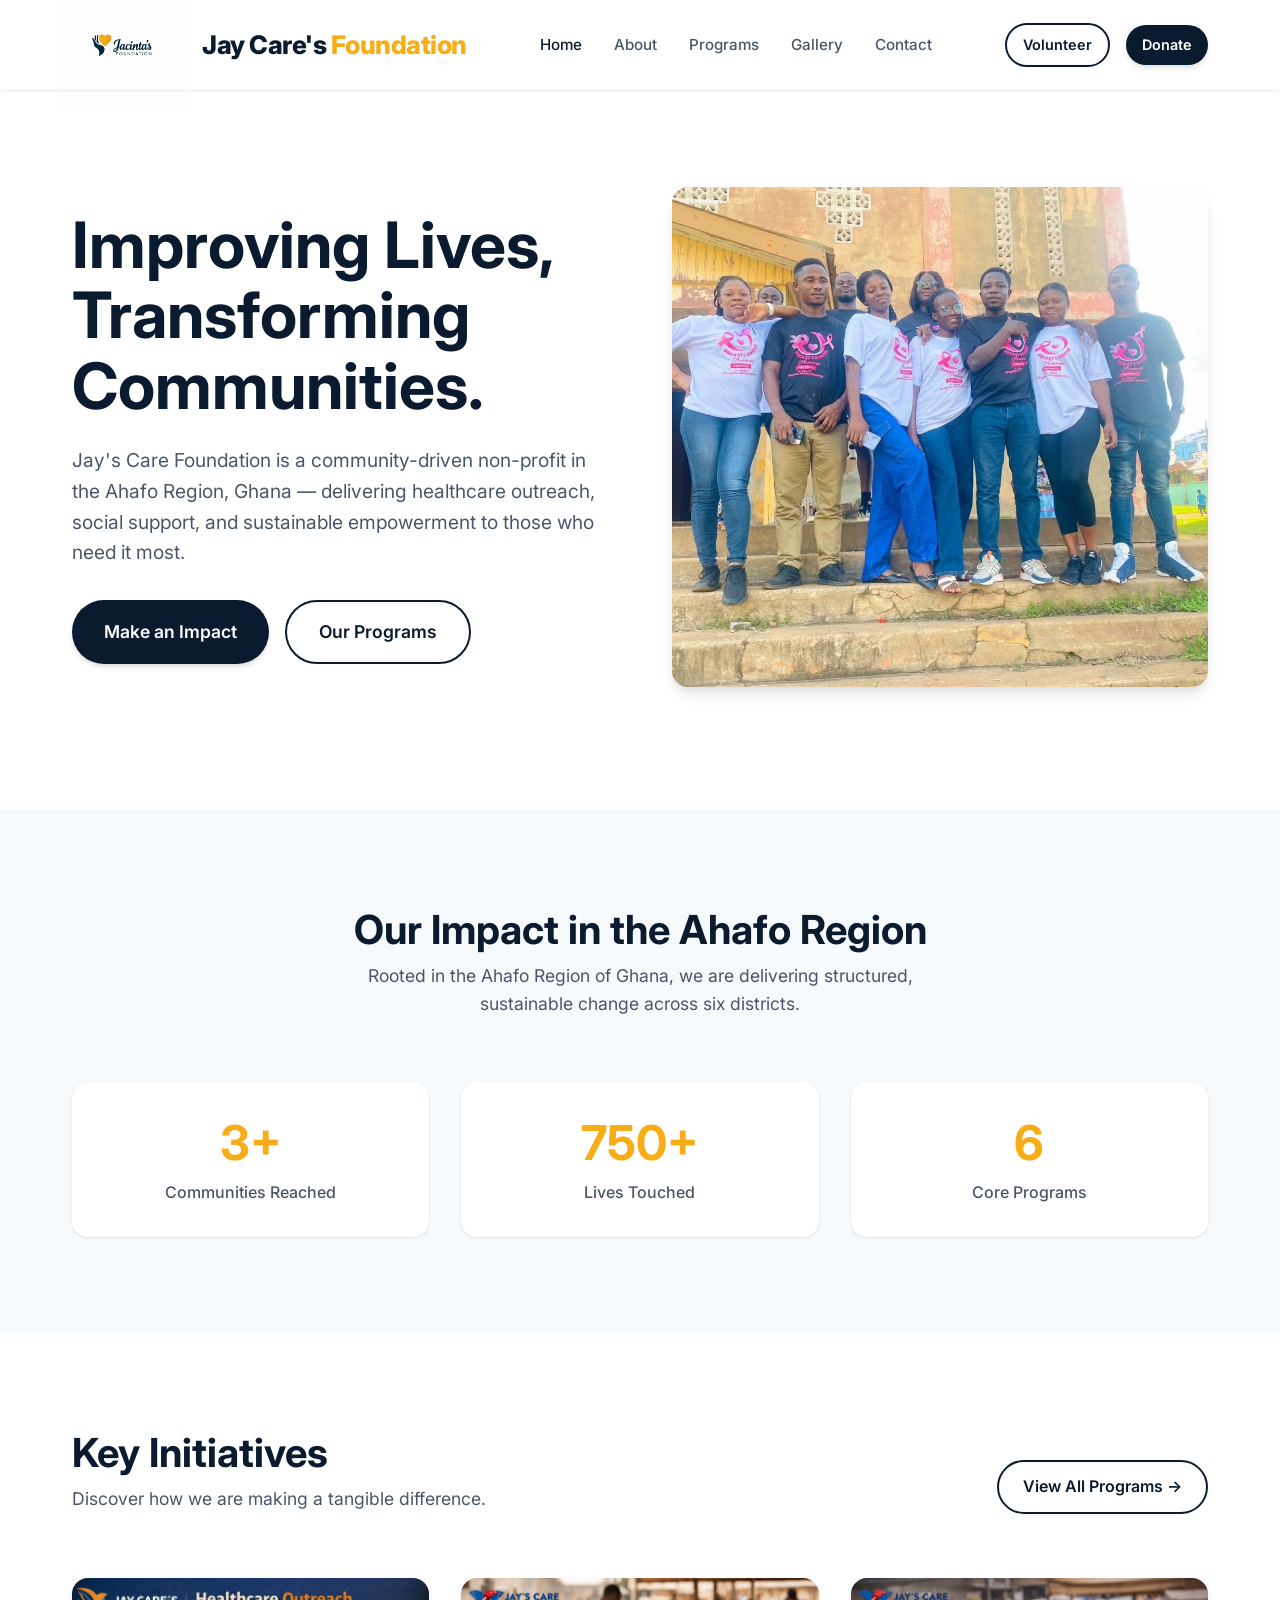
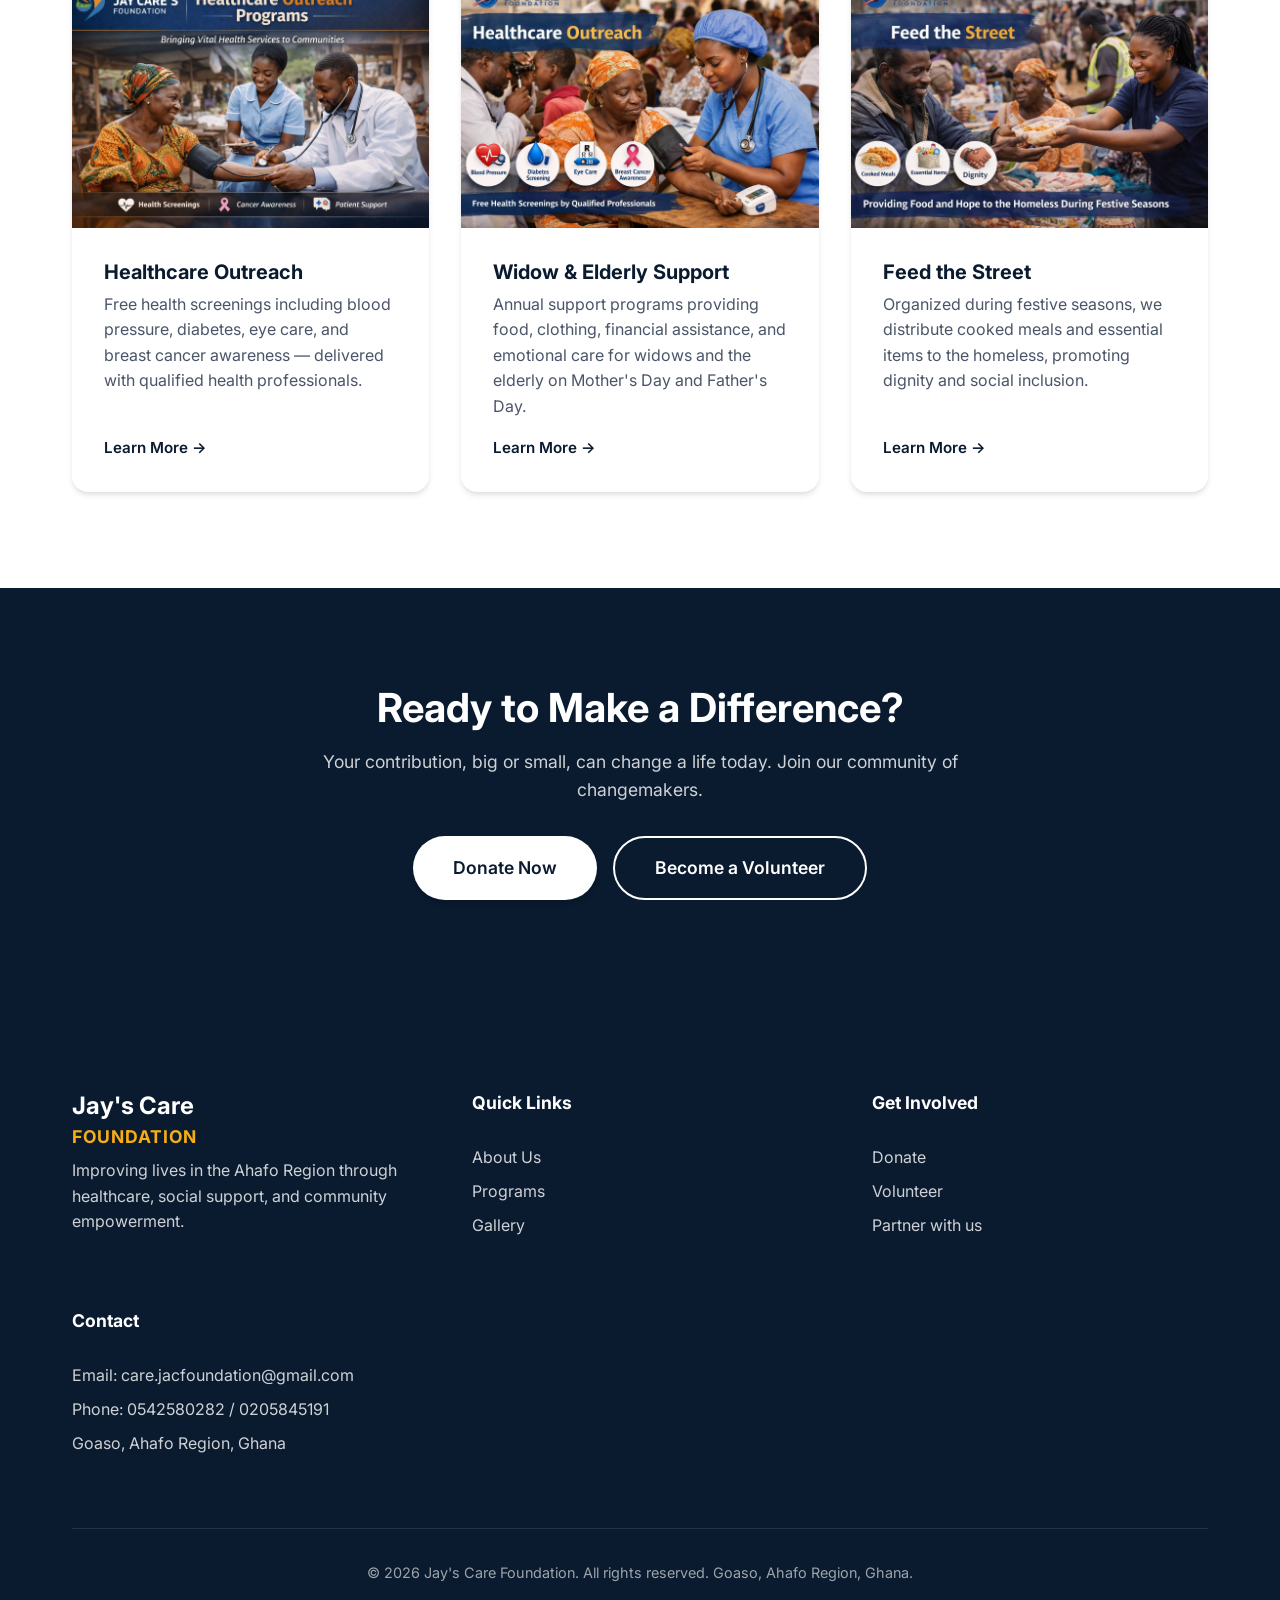
<file: index.html>
<!DOCTYPE html>
<html lang="en">

<head>
  <meta charset="UTF-8">
  <meta name="viewport" content="width=device-width, initial-scale=1.0">
  <title>Jay's Care Foundation | Making a Difference in the Ahafo Region</title>
  <meta name="description"
    content="Jay's Care Foundation is a community-driven non-profit in the Ahafo Region, Ghana, dedicated to healthcare outreach, widow support, feeding the homeless, and youth empowerment.">
  <link rel="stylesheet" href="css/styles.css">
  <link rel="stylesheet" href="https://cdnjs.cloudflare.com/ajax/libs/font-awesome/6.5.0/css/all.min.css">
</head>

<body>
  <!-- Navbar -->
  <nav class="navbar">
    <div class="container">
      <a href="index.html" class="nav-brand" style="display:flex; align-items:center;"><img src="./images/logo.jpeg"
          alt="Jay's Care Foundation Logo"
          style="height: 130px; margin: -30px 0 -30px -15px; mix-blend-mode: multiply; border-radius: 4px; object-fit: contain;"><span
          style="margin-left: 15px; font-size: 1.6rem; font-weight: 800; color: var(--primary); letter-spacing: -0.5px;">Jay
          Care's
          <span style="color:var(--secondary)">Foundation</span></span></a>
      <ul class="nav-links">
        <li><a href="index.html" class="active">Home</a></li>
        <li><a href="about.html">About</a></li>
        <li><a href="programs.html">Programs</a></li>
        <li><a href="gallery.html">Gallery</a></li>
        <li><a href="contact.html">Contact</a></li>
      </ul>
      <div class="nav-actions" style="display:flex; gap:1rem; align-items:center;">
        <a href="volunteer.html" class="btn btn-outline nav-btn-hide"
          style="padding: 0.5rem 1rem; font-size: 0.9rem;">Volunteer</a>
        <a href="donation.html" class="btn btn-primary nav-btn-hide"
          style="padding: 0.5rem 1rem; font-size: 0.9rem;">Donate</a>
        <button class="hamburger" aria-label="Toggle navigation menu">
          <span></span>
          <span></span>
          <span></span>
        </button>
      </div>
    </div>
  </nav>

  <!-- Hero Section -->
  <header class="hero section section-light"
    style="padding-top: 160px; min-height: 90vh; display: flex; align-items: center;">
    <div class="container"
      style="display: grid; grid-template-columns: repeat(auto-fit, minmax(300px, 1fr)); gap: var(--spacing-xl); align-items: center;">
      <div class="hero-content fade-in">
        <h1 style="font-size: 4rem; margin-bottom: 1.5rem; line-height: 1.1;">Improving Lives,<br>Transforming
          Communities.</h1>
        <p style="font-size: 1.2rem; color: var(--text-secondary); margin-bottom: 2rem;">Jay's Care Foundation is a
          community-driven non-profit in the Ahafo Region, Ghana — delivering healthcare outreach, social support, and
          sustainable empowerment to those who need it most.</p>
        <div style="display: flex; gap: 1rem; flex-wrap: wrap;">
          <a href="donation.html" class="btn btn-primary" style="padding: 1rem 2rem; font-size: 1.1rem;">Make an
            Impact</a>
          <a href="programs.html" class="btn btn-outline" style="padding: 1rem 2rem; font-size: 1.1rem;">Our
            Programs</a>
        </div>
      </div>
      <div class="hero-image fade-in"
        style="border-radius: var(--radius-lg); overflow: hidden; box-shadow: var(--shadow-lg); height: 500px; background-color: var(--accent);">
        <img src="./images/WhatsApp Image 2026-04-01 at 22.01.24.jpeg" alt="Hero Image"
          style="width: 100%; height: 100%; object-fit: cover; object-position: center; display: block;">
      </div>
    </div>
  </header>

  <!-- Stats / About Preview -->
  <section class="section section-dark fade-in">
    <div class="container text-center">
      <h2 style="margin-bottom: var(--spacing-sm); font-size: 2.5rem;">Our Impact in the Ahafo Region</h2>
      <p style="max-width: 600px; margin: 0 auto var(--spacing-xl); color: var(--text-secondary); font-size: 1.1rem;">
        Rooted in the Ahafo Region of Ghana, we are delivering structured, sustainable change across six districts.</p>

      <div style="display: grid; grid-template-columns: repeat(auto-fit, minmax(200px, 1fr)); gap: var(--spacing-lg);">
        <div class="stat-card"
          style="padding: var(--spacing-lg); background: var(--white); border-radius: var(--radius-lg); box-shadow: var(--shadow-sm);">
          <h3 style="font-size: 3rem; color: var(--secondary); margin-bottom: 0.5rem;">3+</h3>
          <p style="color: var(--text-secondary); font-weight: 500;">Communities Reached</p>
        </div>
        <div class="stat-card"
          style="padding: var(--spacing-lg); background: var(--white); border-radius: var(--radius-lg); box-shadow: var(--shadow-sm);">
          <h3 style="font-size: 3rem; color: var(--secondary); margin-bottom: 0.5rem;">750+</h3>
          <p style="color: var(--text-secondary); font-weight: 500;">Lives Touched</p>
        </div>
        <div class="stat-card"
          style="padding: var(--spacing-lg); background: var(--white); border-radius: var(--radius-lg); box-shadow: var(--shadow-sm);">
          <h3 style="font-size: 3rem; color: var(--secondary); margin-bottom: 0.5rem;">6</h3>
          <p style="color: var(--text-secondary); font-weight: 500;">Core Programs</p>
        </div>
      </div>
    </div>
  </section>

  <!-- Programs Preview -->
  <section class="section section-light fade-in">
    <div class="container">
      <div
        style="display: flex; justify-content: space-between; align-items: flex-end; margin-bottom: var(--spacing-xl); flex-wrap: wrap; gap: 1rem;">
        <div>
          <h2 style="margin-bottom: var(--spacing-sm); font-size: 2.5rem;">Key Initiatives</h2>
          <p style="color: var(--text-secondary); font-size: 1.1rem;">Discover how we are making a tangible difference.
          </p>
        </div>
        <a href="programs.html" class="btn btn-outline" style="white-space: nowrap;">View All Programs &rarr;</a>
      </div>

      <div style="display: grid; grid-template-columns: repeat(auto-fit, minmax(300px, 1fr)); gap: var(--spacing-lg);">
        <!-- Card 1 -->
        <div class="card">
          <div class="card-img" style="background-color: var(--accent); height: 250px; overflow: hidden;">
            <img src="./images/healthcare_support.jpeg" alt="Healthcare Outreach"
              style="width: 100%; height: 100%; object-fit: cover; display: block;">
          </div>
          <div class="card-content">
            <h3 class="card-title">Healthcare Outreach</h3>
            <p class="card-text">Free health screenings including blood pressure, diabetes, eye care, and breast cancer
              awareness — delivered with qualified health professionals.</p>
            <a href="programs.html" style="font-weight: 600; font-size: 0.95rem;">Learn More &rarr;</a>
          </div>
        </div>
        <!-- Card 2 -->
        <div class="card">
          <div class="card-img" style="background-color: var(--accent); height: 250px; overflow: hidden;">
            <img src="./images/widow.jpeg" alt="Widow & Elderly Support"
              style="width: 100%; height: 100%; object-fit: cover; display: block;">
          </div>
          <div class="card-content">
            <h3 class="card-title">Widow &amp; Elderly Support</h3>
            <p class="card-text">Annual support programs providing food, clothing, financial assistance, and emotional
              care for widows and the elderly on Mother's Day and Father's Day.</p>
            <a href="programs.html" style="font-weight: 600; font-size: 0.95rem;">Learn More &rarr;</a>
          </div>
        </div>
        <!-- Card 3 -->
        <div class="card">
          <div class="card-img" style="background-color: var(--accent); height: 250px; overflow: hidden;">
            <img src="./images/feed_the_street.jpeg" alt="Feed the Street"
              style="width: 100%; height: 100%; object-fit: cover; display: block;">
          </div>
          <div class="card-content">
            <h3 class="card-title">Feed the Street</h3>
            <p class="card-text">Organized during festive seasons, we distribute cooked meals and essential items to the
              homeless, promoting dignity and social inclusion.</p>
            <a href="programs.html" style="font-weight: 600; font-size: 0.95rem;">Learn More &rarr;</a>
          </div>
        </div>
      </div>
    </div>
  </section>

  <!-- Highlight CTA -->
  <section class="section fade-in" style="background-color: var(--primary); color: var(--white); text-align: center;">
    <div class="container" style="max-width: 800px;">
      <h2 style="color: var(--white); font-size: 2.5rem; margin-bottom: var(--spacing-md);">Ready to Make a Difference?
      </h2>
      <p style="font-size: 1.1rem; color: rgba(255,255,255,0.8); margin-bottom: var(--spacing-lg);">Your contribution,
        big or small, can change a life today. Join our community of changemakers.</p>
      <div style="display: flex; gap: 1rem; justify-content: center; flex-wrap: wrap;">
        <a href="donation.html" class="btn btn-secondary" style="padding: 1rem 2.5rem; font-size: 1.1rem;">Donate
          Now</a>
        <a href="volunteer.html" class="btn btn-outline"
          style="color: var(--white); border-color: var(--white); padding: 1rem 2.5rem; font-size: 1.1rem;">Become a
          Volunteer</a>
      </div>
    </div>
  </section>

  <!-- Footer -->
  <footer class="footer">
    <div class="container">
      <div class="footer-grid">
        <div class="footer-col">
          <h4 style="font-size: 1.5rem; margin-bottom: var(--spacing-sm); line-height: 1.2;">Jay's Care<br><span
              style="color:var(--secondary); font-size: 1.1rem; letter-spacing: 1px;">FOUNDATION</span></h4>
          <p>Improving lives in the Ahafo Region through healthcare, social support, and community empowerment.</p>
        </div>
        <div class="footer-col">
          <h4 style="font-size: 1.1rem;">Quick Links</h4>
          <a href="about.html">About Us</a>
          <a href="programs.html">Programs</a>
          <a href="gallery.html">Gallery</a>
        </div>
        <div class="footer-col">
          <h4 style="font-size: 1.1rem;">Get Involved</h4>
          <a href="donation.html">Donate</a>
          <a href="volunteer.html">Volunteer</a>
          <a href="contact.html">Partner with us</a>
        </div>
        <div class="footer-col">
          <h4 style="font-size: 1.1rem;">Contact</h4>
          <p>Email: care.jacfoundation@gmail.com</p>
          <p>Phone: 0542580282 / 0205845191</p>
          <p>Goaso, Ahafo Region, Ghana</p>
        </div>
      </div>
      <div class="footer-bottom">
        &copy; 2026 Jay's Care Foundation. All rights reserved. Goaso, Ahafo Region, Ghana.
      </div>
    </div>
  </footer>

  <script src="js/script.js"></script>
</body>

</html>
</file>
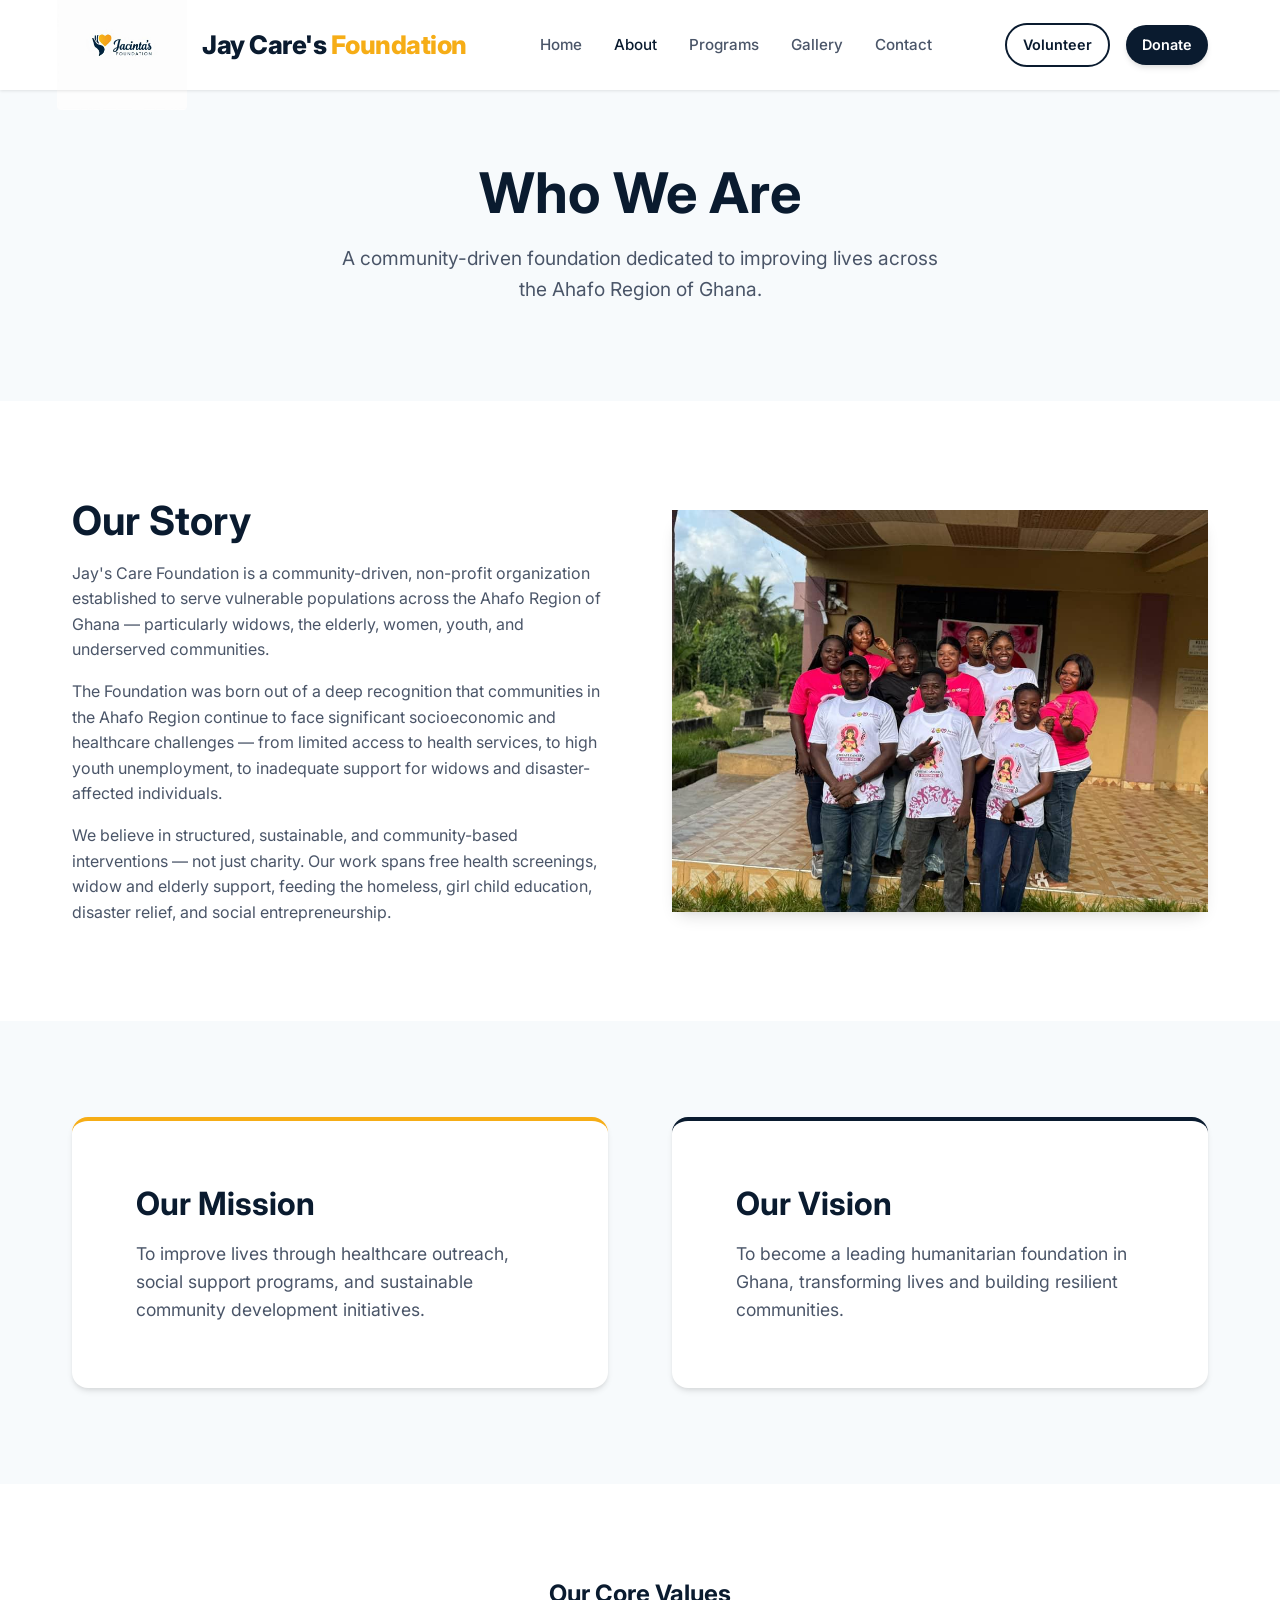
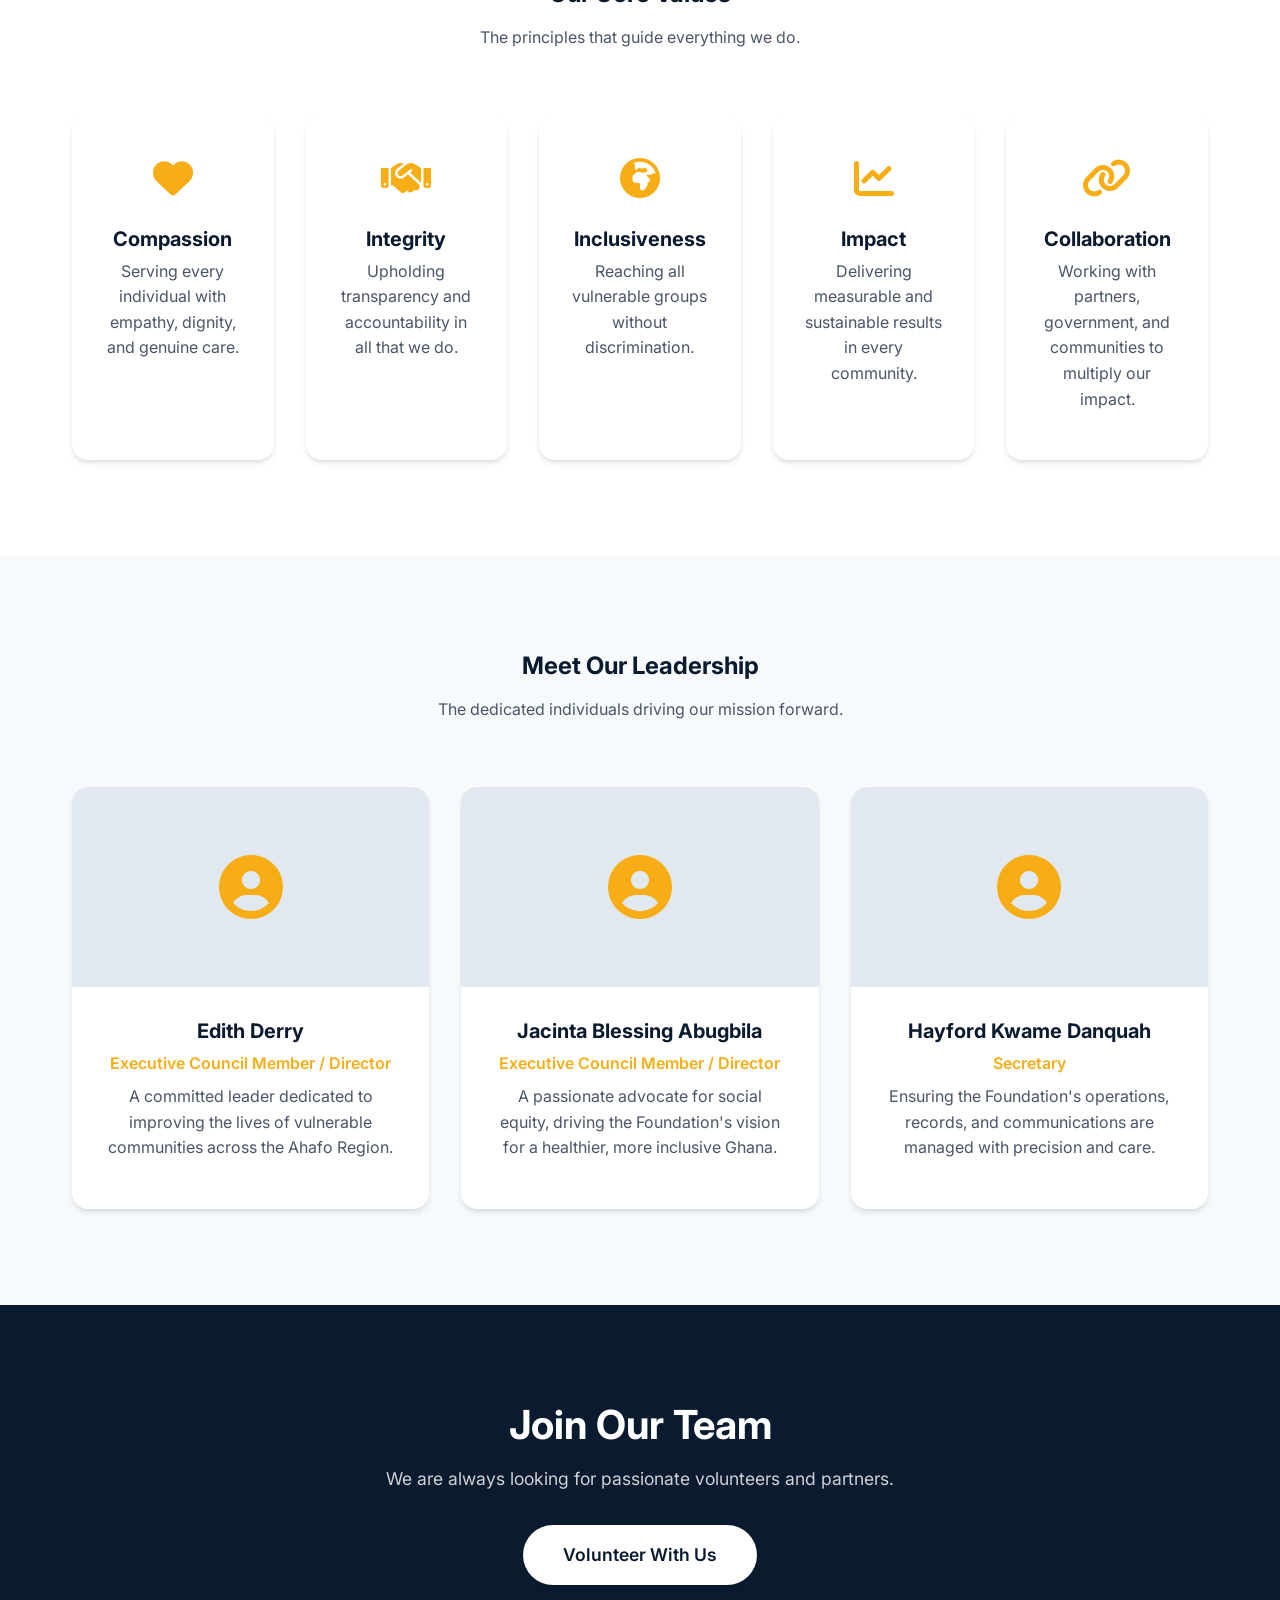
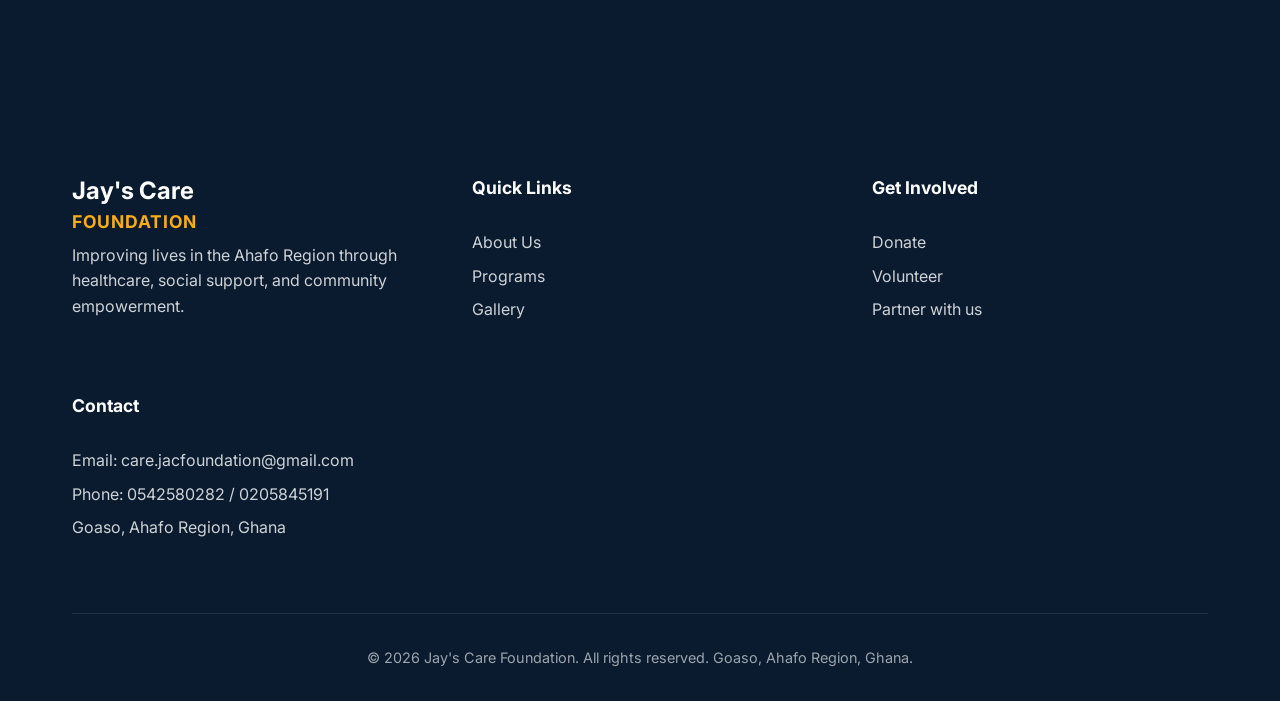
<file: about.html>
<!DOCTYPE html>
<html lang="en">

<head>
  <meta charset="UTF-8">
  <meta name="viewport" content="width=device-width, initial-scale=1.0">
  <title>About Us | Jay's Care Foundation</title>
  <meta name="description"
    content="Learn about Jay's Care Foundation — a community-driven NGO in the Ahafo Region, Ghana, dedicated to healthcare outreach, widow support, and youth empowerment.">
  <link rel="stylesheet" href="css/styles.css">
  <link rel="stylesheet" href="https://cdnjs.cloudflare.com/ajax/libs/font-awesome/6.5.0/css/all.min.css">
</head>

<body>
  <nav class="navbar">
    <div class="container">
      <a href="index.html" class="nav-brand" style="display:flex; align-items:center;"><img src="images/logo.jpeg"
          alt="Jay's Care Foundation Logo"
          style="height: 130px; margin: -30px 0 -30px -15px; mix-blend-mode: multiply; border-radius: 4px; object-fit: contain;"><span
          style="margin-left: 15px; font-size: 1.6rem; font-weight: 800; color: var(--primary); letter-spacing: -0.5px;">Jay
          Care's <span style="color:var(--secondary)">Foundation</span></span></a>
      <ul class="nav-links">
        <li><a href="index.html">Home</a></li>
        <li><a href="about.html" class="active">About</a></li>
        <li><a href="programs.html">Programs</a></li>
        <li><a href="gallery.html">Gallery</a></li>
        <li><a href="contact.html">Contact</a></li>
      </ul>
      <div class="nav-actions" style="display:flex; gap:1rem; align-items:center;">
        <a href="volunteer.html" class="btn btn-outline nav-btn-hide"
          style="padding: 0.5rem 1rem; font-size: 0.9rem;">Volunteer</a>
        <a href="donation.html" class="btn btn-primary nav-btn-hide"
          style="padding: 0.5rem 1rem; font-size: 0.9rem;">Donate</a>
        <button class="hamburger" aria-label="Toggle navigation menu">
          <span></span><span></span><span></span>
        </button>
      </div>
    </div>
  </nav>

  <header class="section section-light"
    style="padding-top: 160px; text-align: center; background-color: var(--bg-secondary);">
    <div class="container fade-in">
      <h1 style="font-size: 3.5rem;">Who We Are</h1>
      <p style="font-size: 1.2rem; color: var(--text-secondary); max-width: 600px; margin: 0 auto;">A community-driven
        foundation dedicated to improving lives across the Ahafo Region of Ghana.</p>
    </div>
  </header>

  <section class="section">
    <div class="container"
      style="display: grid; grid-template-columns: repeat(auto-fit, minmax(300px, 1fr)); gap: var(--spacing-xl); align-items: center;">
      <div class="fade-in">
        <h2 style="font-size: 2.5rem; margin-bottom: var(--spacing-md);">Our Story</h2>
        <p style="color: var(--text-secondary); margin-bottom: 1rem;">Jay's Care Foundation is a community-driven,
          non-profit organization established to serve vulnerable populations across the Ahafo Region of Ghana —
          particularly widows, the elderly, women, youth, and underserved communities.</p>
        <p style="color: var(--text-secondary); margin-bottom: 1rem;">The Foundation was born out of a deep recognition
          that communities in the Ahafo Region continue to face significant socioeconomic and healthcare challenges —
          from limited access to health services, to high youth unemployment, to inadequate support for widows and
          disaster-affected individuals.</p>
        <p style="color: var(--text-secondary);">We believe in structured, sustainable, and community-based
          interventions — not just charity. Our work spans free health screenings, widow and elderly support, feeding
          the homeless, girl child education, disaster relief, and social entrepreneurship.</p>
      </div>
      <div class="fade-in"
        style="background-color: var(--accent); border-radius: var(--radius-lg); height: 400px; display: flex; align-items: center; justify-content: center; color: var(--text-secondary); box-shadow: var(--shadow-lg);">
        <img src="./images/WhatsApp Image 2026-04-01 at 22.01.28.jpeg">
      </div>
    </div>
  </section>

  <section class="section section-dark">
    <div class="container">
      <div style="display: grid; grid-template-columns: repeat(auto-fit, minmax(300px, 1fr)); gap: var(--spacing-xl);">
        <div class="card fade-in" style="padding: var(--spacing-xl); border-top: 4px solid var(--secondary);">
          <h3 style="font-size: 2rem; color: var(--primary); margin-bottom: var(--spacing-md);">Our Mission</h3>
          <p style="color: var(--text-secondary); font-size: 1.1rem;">To improve lives through healthcare outreach,
            social support programs, and sustainable community development initiatives.</p>
        </div>
        <div class="card fade-in" style="padding: var(--spacing-xl); border-top: 4px solid var(--primary);">
          <h3 style="font-size: 2rem; color: var(--primary); margin-bottom: var(--spacing-md);">Our Vision</h3>
          <p style="color: var(--text-secondary); font-size: 1.1rem;">To become a leading humanitarian foundation in
            Ghana, transforming lives and building resilient communities.</p>
        </div>
      </div>
    </div>
  </section>

  <section class="section">
    <div class="container">
      <div class="text-center fade-in" style="margin-bottom: var(--spacing-xl);">
        <h2>Our Core Values</h2>
        <p style="color: var(--text-secondary);">The principles that guide everything we do.</p>
      </div>
      <div style="display: grid; grid-template-columns: repeat(auto-fit, minmax(200px, 1fr)); gap: var(--spacing-lg);">
        <div class="card text-center fade-in" style="padding: var(--spacing-lg);">
          <div style="font-size: 2.5rem; margin-bottom: 1rem;"><i class="fas fa-heart"
              style="color:var(--secondary);"></i></div>
          <h3 class="card-title">Compassion</h3>
          <p class="card-text">Serving every individual with empathy, dignity, and genuine care.</p>
        </div>
        <div class="card text-center fade-in" style="padding: var(--spacing-lg);">
          <div style="font-size: 2.5rem; margin-bottom: 1rem;"><i class="fas fa-handshake"
              style="color:var(--secondary);"></i></div>
          <h3 class="card-title">Integrity</h3>
          <p class="card-text">Upholding transparency and accountability in all that we do.</p>
        </div>
        <div class="card text-center fade-in" style="padding: var(--spacing-lg);">
          <div style="font-size: 2.5rem; margin-bottom: 1rem;"><i class="fas fa-globe-africa"
              style="color:var(--secondary);"></i></div>
          <h3 class="card-title">Inclusiveness</h3>
          <p class="card-text">Reaching all vulnerable groups without discrimination.</p>
        </div>
        <div class="card text-center fade-in" style="padding: var(--spacing-lg);">
          <div style="font-size: 2.5rem; margin-bottom: 1rem;"><i class="fas fa-chart-line"
              style="color:var(--secondary);"></i></div>
          <h3 class="card-title">Impact</h3>
          <p class="card-text">Delivering measurable and sustainable results in every community.</p>
        </div>
        <div class="card text-center fade-in" style="padding: var(--spacing-lg);">
          <div style="font-size: 2.5rem; margin-bottom: 1rem;"><i class="fas fa-link"
              style="color:var(--secondary);"></i></div>
          <h3 class="card-title">Collaboration</h3>
          <p class="card-text">Working with partners, government, and communities to multiply our impact.</p>
        </div>
      </div>
    </div>
  </section>

  <!-- Leadership Section -->
  <section class="section section-dark">
    <div class="container">
      <div class="text-center fade-in" style="margin-bottom: var(--spacing-xl);">
        <h2>Meet Our Leadership</h2>
        <p style="color: var(--text-secondary);">The dedicated individuals driving our mission forward.</p>
      </div>
      <div style="display: grid; grid-template-columns: repeat(auto-fit, minmax(250px, 1fr)); gap: var(--spacing-lg);">
        <div class="card text-center fade-in">
          <div
            style="background-color: var(--accent); height: 200px; display: flex; align-items: center; justify-content: center; color: var(--text-secondary); font-size: 4rem;">
            <i class="fas fa-user-circle" style="color:var(--secondary); font-size:4rem;"></i>
          </div>
          <div class="card-content">
            <h3 class="card-title">Edith Derry</h3>
            <p style="color: var(--secondary); font-weight: 600; margin-bottom: 0.5rem;">Executive Council Member /
              Director</p>
            <p class="card-text">A committed leader dedicated to improving the lives of vulnerable communities across
              the Ahafo Region.</p>
          </div>
        </div>
        <div class="card text-center fade-in">
          <div
            style="background-color: var(--accent); height: 200px; display: flex; align-items: center; justify-content: center; color: var(--text-secondary); font-size: 4rem;">
            <i class="fas fa-user-circle" style="color:var(--secondary); font-size:4rem;"></i>
          </div>
          <div class="card-content">
            <h3 class="card-title">Jacinta Blessing Abugbila</h3>
            <p style="color: var(--secondary); font-weight: 600; margin-bottom: 0.5rem;">Executive Council Member /
              Director</p>
            <p class="card-text">A passionate advocate for social equity, driving the Foundation's vision for a
              healthier, more inclusive Ghana.</p>
          </div>
        </div>
        <div class="card text-center fade-in">
          <div
            style="background-color: var(--accent); height: 200px; display: flex; align-items: center; justify-content: center; color: var(--text-secondary); font-size: 4rem;">
            <i class="fas fa-user-circle" style="color:var(--secondary); font-size:4rem;"></i>
          </div>
          <div class="card-content">
            <h3 class="card-title">Hayford Kwame Danquah</h3>
            <p style="color: var(--secondary); font-weight: 600; margin-bottom: 0.5rem;">Secretary</p>
            <p class="card-text">Ensuring the Foundation's operations, records, and communications are managed with
              precision and care.</p>
          </div>
        </div>
      </div>
    </div>
  </section>

  <!-- Highlight CTA -->
  <section class="section fade-in" style="background-color: var(--primary); color: var(--white); text-align: center;">
    <div class="container" style="max-width: 800px;">
      <h2 style="color: var(--white); font-size: 2.5rem; margin-bottom: var(--spacing-md);">Join Our Team</h2>
      <p style="font-size: 1.1rem; color: rgba(255,255,255,0.8); margin-bottom: var(--spacing-lg);">We are always
        looking for passionate volunteers and partners.</p>
      <a href="volunteer.html" class="btn btn-secondary" style="padding: 1rem 2.5rem; font-size: 1.1rem;">Volunteer With
        Us</a>
    </div>
  </section>

  <footer class="footer">
    <div class="container">
      <div class="footer-grid">
        <div class="footer-col">
          <h4 style="font-size: 1.5rem; margin-bottom: var(--spacing-sm); line-height: 1.2;">Jay's Care<br><span
              style="color:var(--secondary); font-size: 1.1rem; letter-spacing: 1px;">FOUNDATION</span></h4>
          <p>Improving lives in the Ahafo Region through healthcare, social support, and community empowerment.</p>
        </div>
        <div class="footer-col">
          <h4 style="font-size: 1.1rem;">Quick Links</h4>
          <a href="about.html">About Us</a>
          <a href="programs.html">Programs</a>
          <a href="gallery.html">Gallery</a>
        </div>
        <div class="footer-col">
          <h4 style="font-size: 1.1rem;">Get Involved</h4>
          <a href="donation.html">Donate</a>
          <a href="volunteer.html">Volunteer</a>
          <a href="contact.html">Partner with us</a>
        </div>
        <div class="footer-col">
          <h4 style="font-size: 1.1rem;">Contact</h4>
          <p>Email: care.jacfoundation@gmail.com</p>
          <p>Phone: 0542580282 / 0205845191</p>
          <p>Goaso, Ahafo Region, Ghana</p>
        </div>
      </div>
      <div class="footer-bottom">
        &copy; 2026 Jay's Care Foundation. All rights reserved. Goaso, Ahafo Region, Ghana.
      </div>
    </div>
  </footer>

  <script src="js/script.js"></script>
</body>

</html>
</file>
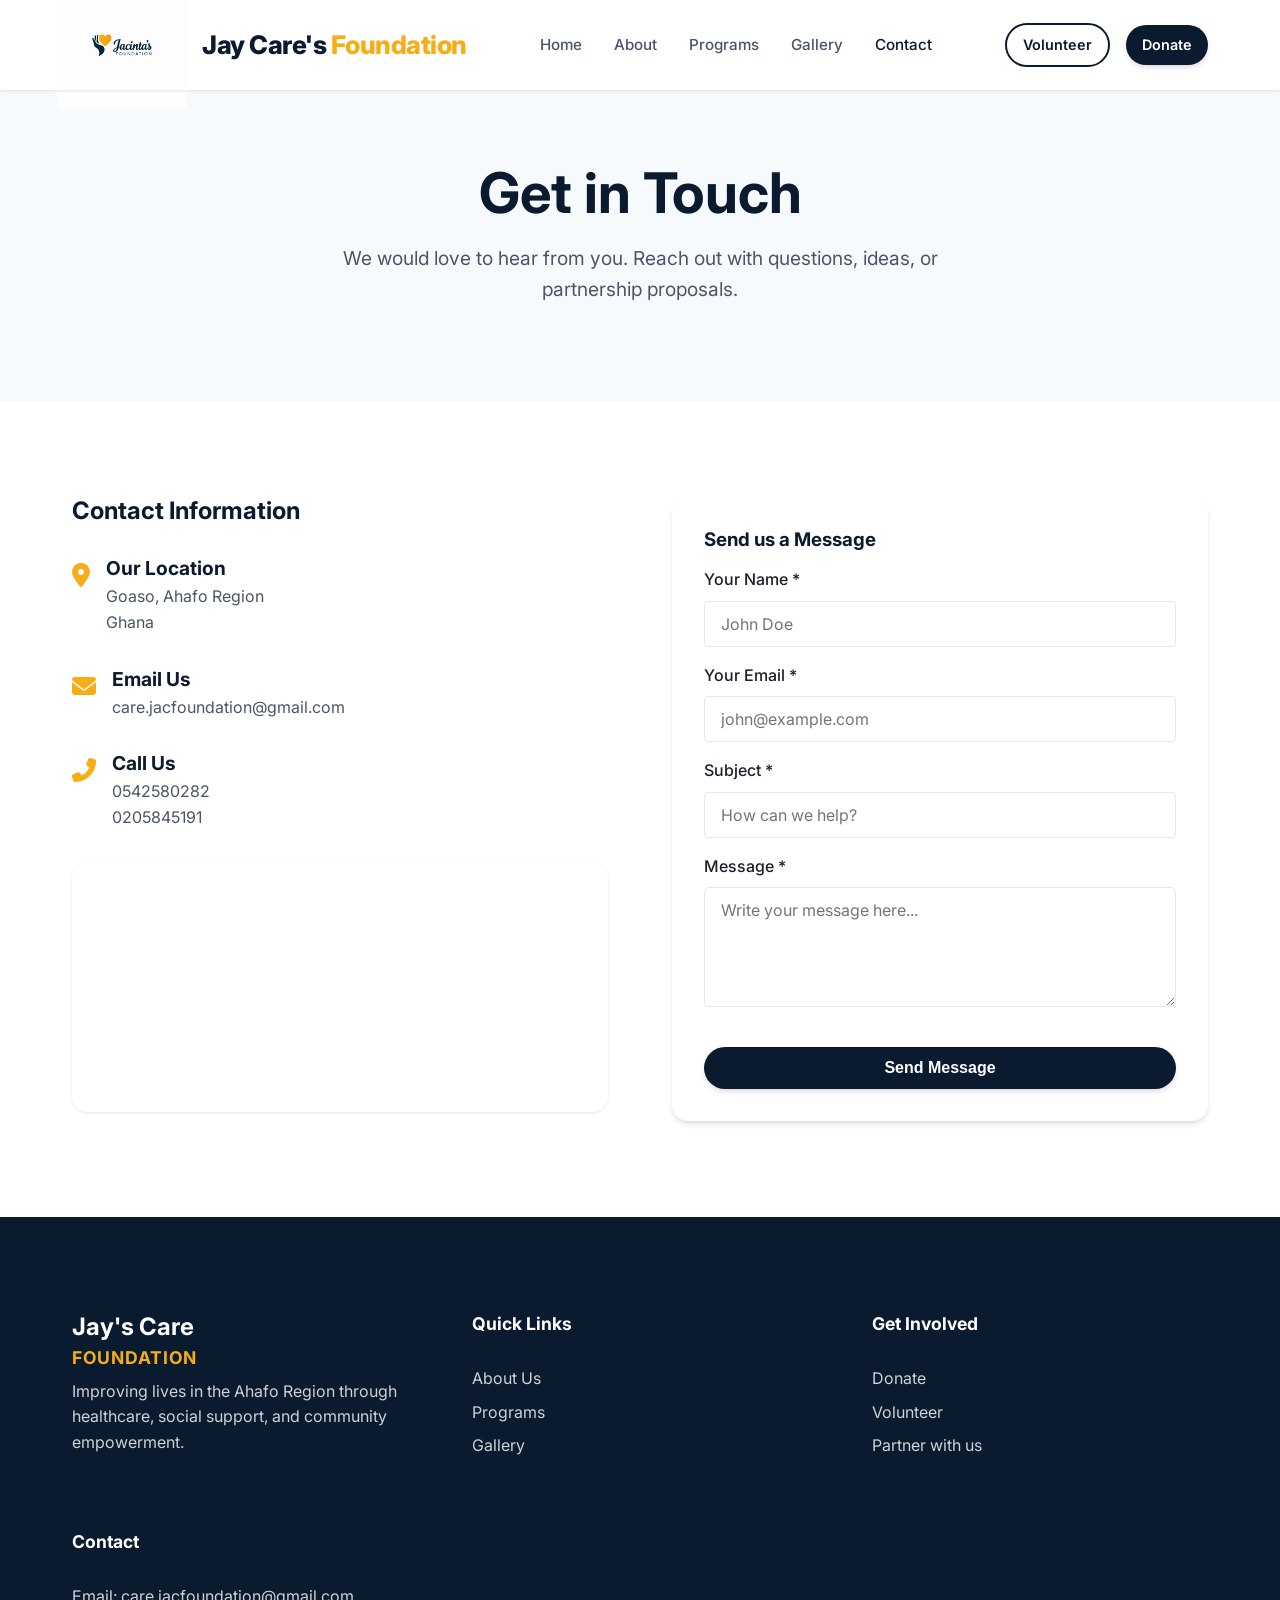
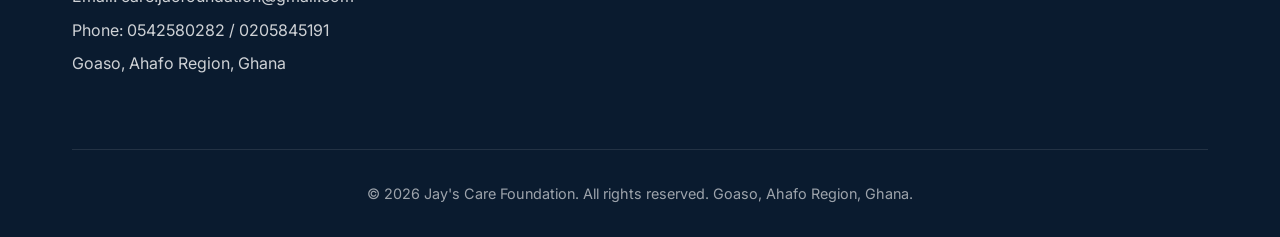
<file: contact.html>
<!DOCTYPE html>
<html lang="en">

<head>
  <meta charset="UTF-8">
  <meta name="viewport" content="width=device-width, initial-scale=1.0">
  <title>Contact Us | Jay's Care Foundation</title>
  <meta name="description"
    content="Get in touch with Jay's Care Foundation in Goaso, Ahafo Region, Ghana. Reach us for programs, partnerships, donations, or general inquiries.">
  <link rel="stylesheet" href="css/styles.css">
  <link rel="stylesheet" href="https://cdnjs.cloudflare.com/ajax/libs/font-awesome/6.5.0/css/all.min.css">
</head>

<body>
  <nav class="navbar">
    <div class="container">
      <a href="index.html" class="nav-brand" style="display:flex; align-items:center;"><img src="images/logo.jpeg"
          alt="Jay's Care Foundation Logo"
          style="height: 130px; margin: -30px 0 -30px -15px; mix-blend-mode: multiply; border-radius: 4px; object-fit: contain;"><span
          style="margin-left: 15px; font-size: 1.6rem; font-weight: 800; color: var(--primary); letter-spacing: -0.5px;">Jay
          Care's
          <span style="color:var(--secondary)">Foundation</span></span></a>
      <ul class="nav-links">
        <li><a href="index.html">Home</a></li>
        <li><a href="about.html">About</a></li>
        <li><a href="programs.html">Programs</a></li>
        <li><a href="gallery.html">Gallery</a></li>
        <li><a href="contact.html" class="active">Contact</a></li>
      </ul>
      <div class="nav-actions" style="display:flex; gap:1rem; align-items:center;">
        <a href="volunteer.html" class="btn btn-outline nav-btn-hide"
          style="padding: 0.5rem 1rem; font-size: 0.9rem;">Volunteer</a>
        <a href="donation.html" class="btn btn-primary nav-btn-hide"
          style="padding: 0.5rem 1rem; font-size: 0.9rem;">Donate</a>
        <button class="hamburger" aria-label="Toggle navigation menu">
          <span></span><span></span><span></span>
        </button>
      </div>
    </div>
  </nav>

  <header class="section section-light"
    style="padding-top: 160px; text-align: center; background-color: var(--bg-secondary);">
    <div class="container fade-in">
      <h1 style="font-size: 3.5rem;">Get in Touch</h1>
      <p style="font-size: 1.2rem; color: var(--text-secondary); max-width: 600px; margin: 0 auto;">We would love to
        hear from you. Reach out with questions, ideas, or partnership proposals.</p>
    </div>
  </header>

  <section class="section">
    <div class="container"
      style="display: grid; grid-template-columns: repeat(auto-fit, minmax(350px, 1fr)); gap: var(--spacing-xl);">

      <div class="fade-in">
        <h2 style="margin-bottom: 2rem;">Contact Information</h2>

        <div style="margin-bottom: 2rem; display: flex; gap: 1rem; align-items: flex-start;">
          <div style="font-size: 1.5rem; color: var(--secondary);"><i class="fas fa-map-marker-alt"></i></div>
          <div>
            <h3 style="font-size: 1.2rem; margin-bottom: 0.25rem;">Our Location</h3>
            <p style="color: var(--text-secondary); line-height: 1.6;">Goaso, Ahafo Region<br>Ghana</p>
          </div>
        </div>

        <div style="margin-bottom: 2rem; display: flex; gap: 1rem; align-items: flex-start;">
          <div style="font-size: 1.5rem; color: var(--secondary);"><i class="fas fa-envelope"></i></div>
          <div>
            <h3 style="font-size: 1.2rem; margin-bottom: 0.25rem;">Email Us</h3>
            <p style="color: var(--text-secondary); line-height: 1.6;">care.jacfoundation@gmail.com</p>
          </div>
        </div>

        <div style="margin-bottom: 2rem; display: flex; gap: 1rem; align-items: flex-start;">
          <div style="font-size: 1.5rem; color: var(--secondary);"><i class="fas fa-phone-alt"></i></div>
          <div>
            <h3 style="font-size: 1.2rem; margin-bottom: 0.25rem;">Call Us</h3>
            <p style="color: var(--text-secondary); line-height: 1.6;">0542580282<br>0205845191</p>
          </div>
        </div>

        <!-- Google Maps Embed -->
        <div
          style="width: 100%; height: 250px; border-radius: var(--radius-lg); overflow: hidden; margin-top: 2rem; box-shadow: var(--shadow-sm);">
          <iframe src="https://www.google.com/maps?q=Goaso,+Ahafo+Region,+Ghana&output=embed" width="100%" height="100%"
            style="border:0;" allowfullscreen="" loading="lazy" referrerpolicy="no-referrer-when-downgrade"></iframe>
        </div>
      </div>

      <div class="card fade-in" style="padding: var(--spacing-lg);">
        <h3 style="margin-bottom: var(--spacing-md); color: var(--primary);">Send us a Message</h3>
        <form id="contact-form" action="mailto:care.jacfoundation@gmail.com" method="post" enctype="text/plain"
          class="needs-validation" novalidate>
          <div class="form-group">
            <label class="form-label" for="c-name">Your Name *</label>
            <input type="text" id="c-name" name="Name" class="form-control" placeholder="John Doe" required>
            <div class="invalid-feedback">Please enter your name.</div>
          </div>
          <div class="form-group">
            <label class="form-label" for="c-email">Your Email *</label>
            <input type="email" id="c-email" name="Email" class="form-control" placeholder="john@example.com" required>
            <div class="invalid-feedback">Please enter a valid email address.</div>
          </div>
          <div class="form-group">
            <label class="form-label" for="c-subject">Subject *</label>
            <input type="text" id="c-subject" name="Subject" class="form-control" placeholder="How can we help?"
              required>
            <div class="invalid-feedback">Please enter a subject.</div>
          </div>
          <div class="form-group">
            <label class="form-label" for="c-message">Message *</label>
            <textarea id="c-message" name="Message" class="form-control" placeholder="Write your message here..."
              required></textarea>
            <div class="invalid-feedback">Please enter your message.</div>
          </div>
          <button type="submit" class="btn btn-primary" style="width: 100%; margin-top: 1rem;">Send Message</button>
        </form>
      </div>

    </div>
  </section>

  <footer class="footer">
    <div class="container">
      <div class="footer-grid">
        <div class="footer-col">
          <h4 style="font-size: 1.5rem; margin-bottom: var(--spacing-sm); line-height: 1.2;">Jay's Care<br><span
              style="color:var(--secondary); font-size: 1.1rem; letter-spacing: 1px;">FOUNDATION</span></h4>
          <p>Improving lives in the Ahafo Region through healthcare, social support, and community empowerment.</p>
        </div>
        <div class="footer-col">
          <h4 style="font-size: 1.1rem;">Quick Links</h4>
          <a href="about.html">About Us</a>
          <a href="programs.html">Programs</a>
          <a href="gallery.html">Gallery</a>
        </div>
        <div class="footer-col">
          <h4 style="font-size: 1.1rem;">Get Involved</h4>
          <a href="donation.html">Donate</a>
          <a href="volunteer.html">Volunteer</a>
          <a href="contact.html">Partner with us</a>
        </div>
        <div class="footer-col">
          <h4 style="font-size: 1.1rem;">Contact</h4>
          <p>Email: care.jacfoundation@gmail.com</p>
          <p>Phone: 0542580282 / 0205845191</p>
          <p>Goaso, Ahafo Region, Ghana</p>
        </div>
      </div>
      <div class="footer-bottom">
        &copy; 2026 Jay's Care Foundation. All rights reserved. Goaso, Ahafo Region, Ghana.
      </div>
    </div>
  </footer>

  <script src="js/script.js"></script>
</body>

</html>
</file>
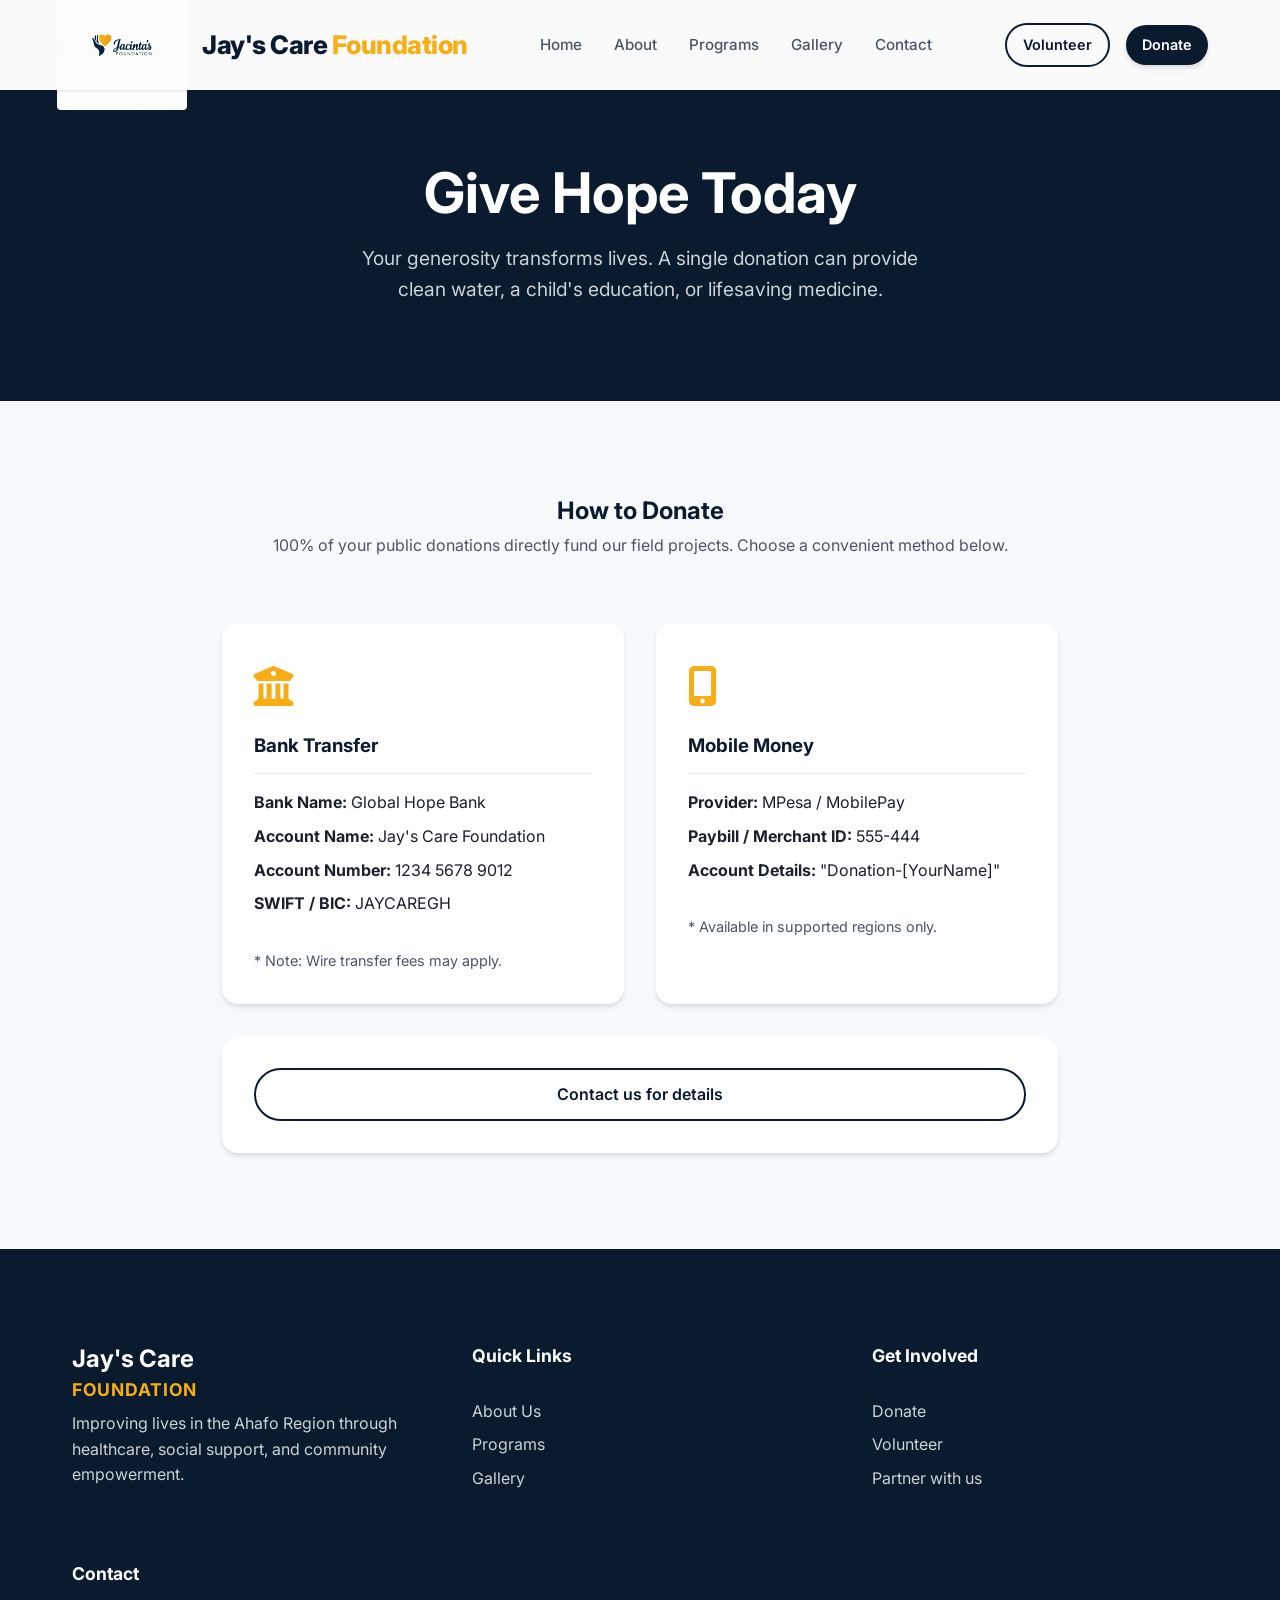
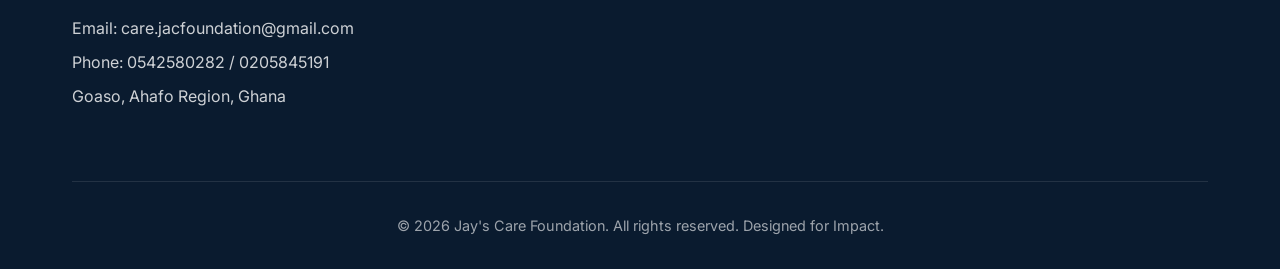
<file: donation.html>
<!DOCTYPE html>
<html lang="en">

<head>
  <meta charset="UTF-8">
  <meta name="viewport" content="width=device-width, initial-scale=1.0">
  <title>Donate | Jay's Care Foundation</title>
  <meta name="description" content="Make a donation to support Jay's Care Foundation's initiatives in the Ahafo Region, Ghana.">
  <link rel="stylesheet" href="css/styles.css">
  <link rel="stylesheet" href="https://cdnjs.cloudflare.com/ajax/libs/font-awesome/6.5.0/css/all.min.css">
</head>

<body>
  <nav class="navbar">
    <div class="container">
      <a href="index.html" class="nav-brand" style="display:flex; align-items:center;"><img src="images/logo.jpeg"
          alt="Jay's Care Foundation Logo"
          style="height: 130px; margin: -30px 0 -30px -15px; mix-blend-mode: multiply; border-radius: 4px; object-fit: contain;"><span
          style="margin-left: 15px; font-size: 1.6rem; font-weight: 800; color: var(--primary); letter-spacing: -0.5px;">Jay's Care
          <span style="color:var(--secondary)">Foundation</span></span></a>
      <ul class="nav-links">
        <li><a href="index.html">Home</a></li>
        <li><a href="about.html">About</a></li>
        <li><a href="programs.html">Programs</a></li>
        <li><a href="gallery.html">Gallery</a></li>
        <li><a href="contact.html">Contact</a></li>
      </ul>
      <div class="nav-actions" style="display:flex; gap:1rem; align-items:center;">
        <a href="volunteer.html" class="btn btn-outline nav-btn-hide"
          style="padding: 0.5rem 1rem; font-size: 0.9rem;">Volunteer</a>
        <a href="donation.html" class="btn btn-primary nav-btn-hide"
          style="padding: 0.5rem 1rem; font-size: 0.9rem;">Donate</a>
        <button class="hamburger" aria-label="Toggle navigation menu">
          <span></span><span></span><span></span>
        </button>
      </div>
    </div>
  </nav>

  <header class="section section-light"
    style="padding-top: 160px; text-align: center; background-color: var(--primary); color: var(--white);">
    <div class="container fade-in">
      <h1 style="font-size: 3.5rem; color: var(--white);">Give Hope Today</h1>
      <p style="font-size: 1.2rem; color: rgba(255,255,255,0.8); max-width: 600px; margin: 0 auto;">Your generosity
        transforms lives. A single donation can provide clean water, a child's education, or lifesaving medicine.</p>
    </div>
  </header>

  <section class="section section-dark">
    <div class="container" style="max-width: 900px;">
      <div class="text-center fade-in" style="margin-bottom: var(--spacing-xl);">
        <h2 style="margin-bottom: var(--spacing-sm);">How to Donate</h2>
        <p style="color: var(--text-secondary);">100% of your public donations directly fund our field projects. Choose
          a convenient method below.</p>
      </div>
      <div style="display: grid; grid-template-columns: repeat(auto-fit, minmax(350px, 1fr)); gap: var(--spacing-lg);">

        <div class="card fade-in" style="padding: var(--spacing-lg);">
          <div style="font-size: 2.5rem; color: var(--secondary); margin-bottom: 1rem;"><i class="fa-solid fa-building-columns"></i></div>
          <h3
            style="color: var(--primary); border-bottom: 1px solid var(--accent); padding-bottom: 1rem; margin-bottom: 1rem;">
            Bank Transfer</h3>
          <p style="margin-bottom: 0.5rem;"><strong>Bank Name:</strong> Global Hope Bank</p>
          <p style="margin-bottom: 0.5rem;"><strong>Account Name:</strong> Jay's Care Foundation</p>
          <p style="margin-bottom: 0.5rem;"><strong>Account Number:</strong> 1234 5678 9012</p>
          <p style="margin-bottom: 0.5rem;"><strong>SWIFT / BIC:</strong> JAYCAREGH</p>
          <p style="color: var(--text-secondary); font-size: 0.9rem; margin-top: 1.5rem;">* Note: Wire transfer fees may
            apply.</p>
        </div>

        <div class="card fade-in" style="padding: var(--spacing-lg);">
          <div style="font-size: 2.5rem; color: var(--secondary); margin-bottom: 1rem;"><i class="fa-solid fa-mobile-screen-button"></i></div>
          <h3
            style="color: var(--primary); border-bottom: 1px solid var(--accent); padding-bottom: 1rem; margin-bottom: 1rem;">
            Mobile Money</h3>
          <p style="margin-bottom: 0.5rem;"><strong>Provider:</strong> MPesa / MobilePay</p>
          <p style="margin-bottom: 0.5rem;"><strong>Paybill / Merchant ID:</strong> 555-444</p>
          <p style="margin-bottom: 0.5rem;"><strong>Account Details:</strong> "Donation-[YourName]"</p>
          <p style="color: var(--text-secondary); font-size: 0.9rem; margin-top: 1.5rem;">* Available in supported
            regions only.</p>
        </div>

      </div>

      <div class="card text-center fade-in"
        style="margin-top: var(--spacing-lg); padding: var(--spacing-lg); background-color: var(--white);">
        <a href="contact.html" class="btn btn-outline">Contact us for details</a>
      </div>
    </div>
  </section>

  <footer class="footer">
    <div class="container">
      <div class="footer-grid">
        <div class="footer-col">
          <h4 style="font-size: 1.5rem; margin-bottom: var(--spacing-sm); line-height: 1.2;">Jay's Care<br><span
              style="color:var(--secondary); font-size: 1.1rem; letter-spacing: 1px;">FOUNDATION</span></h4>
          <p>Improving lives in the Ahafo Region through healthcare, social support, and community empowerment.</p>
        </div>
        <div class="footer-col">
          <h4 style="font-size: 1.1rem;">Quick Links</h4>
          <a href="about.html">About Us</a>
          <a href="programs.html">Programs</a>
          <a href="gallery.html">Gallery</a>
        </div>
        <div class="footer-col">
          <h4 style="font-size: 1.1rem;">Get Involved</h4>
          <a href="donation.html">Donate</a>
          <a href="volunteer.html">Volunteer</a>
          <a href="contact.html">Partner with us</a>
        </div>
        <div class="footer-col">
          <h4 style="font-size: 1.1rem;">Contact</h4>
          <p>Email: care.jacfoundation@gmail.com</p>
          <p>Phone: 0542580282 / 0205845191</p>
          <p>Goaso, Ahafo Region, Ghana</p>
        </div>
      </div>
      <div class="footer-bottom">
        &copy; 2026 Jay's Care Foundation. All rights reserved. Designed for Impact.
      </div>
    </div>
  </footer>

  <script src="js/script.js"></script>
</body>

</html>
</file>
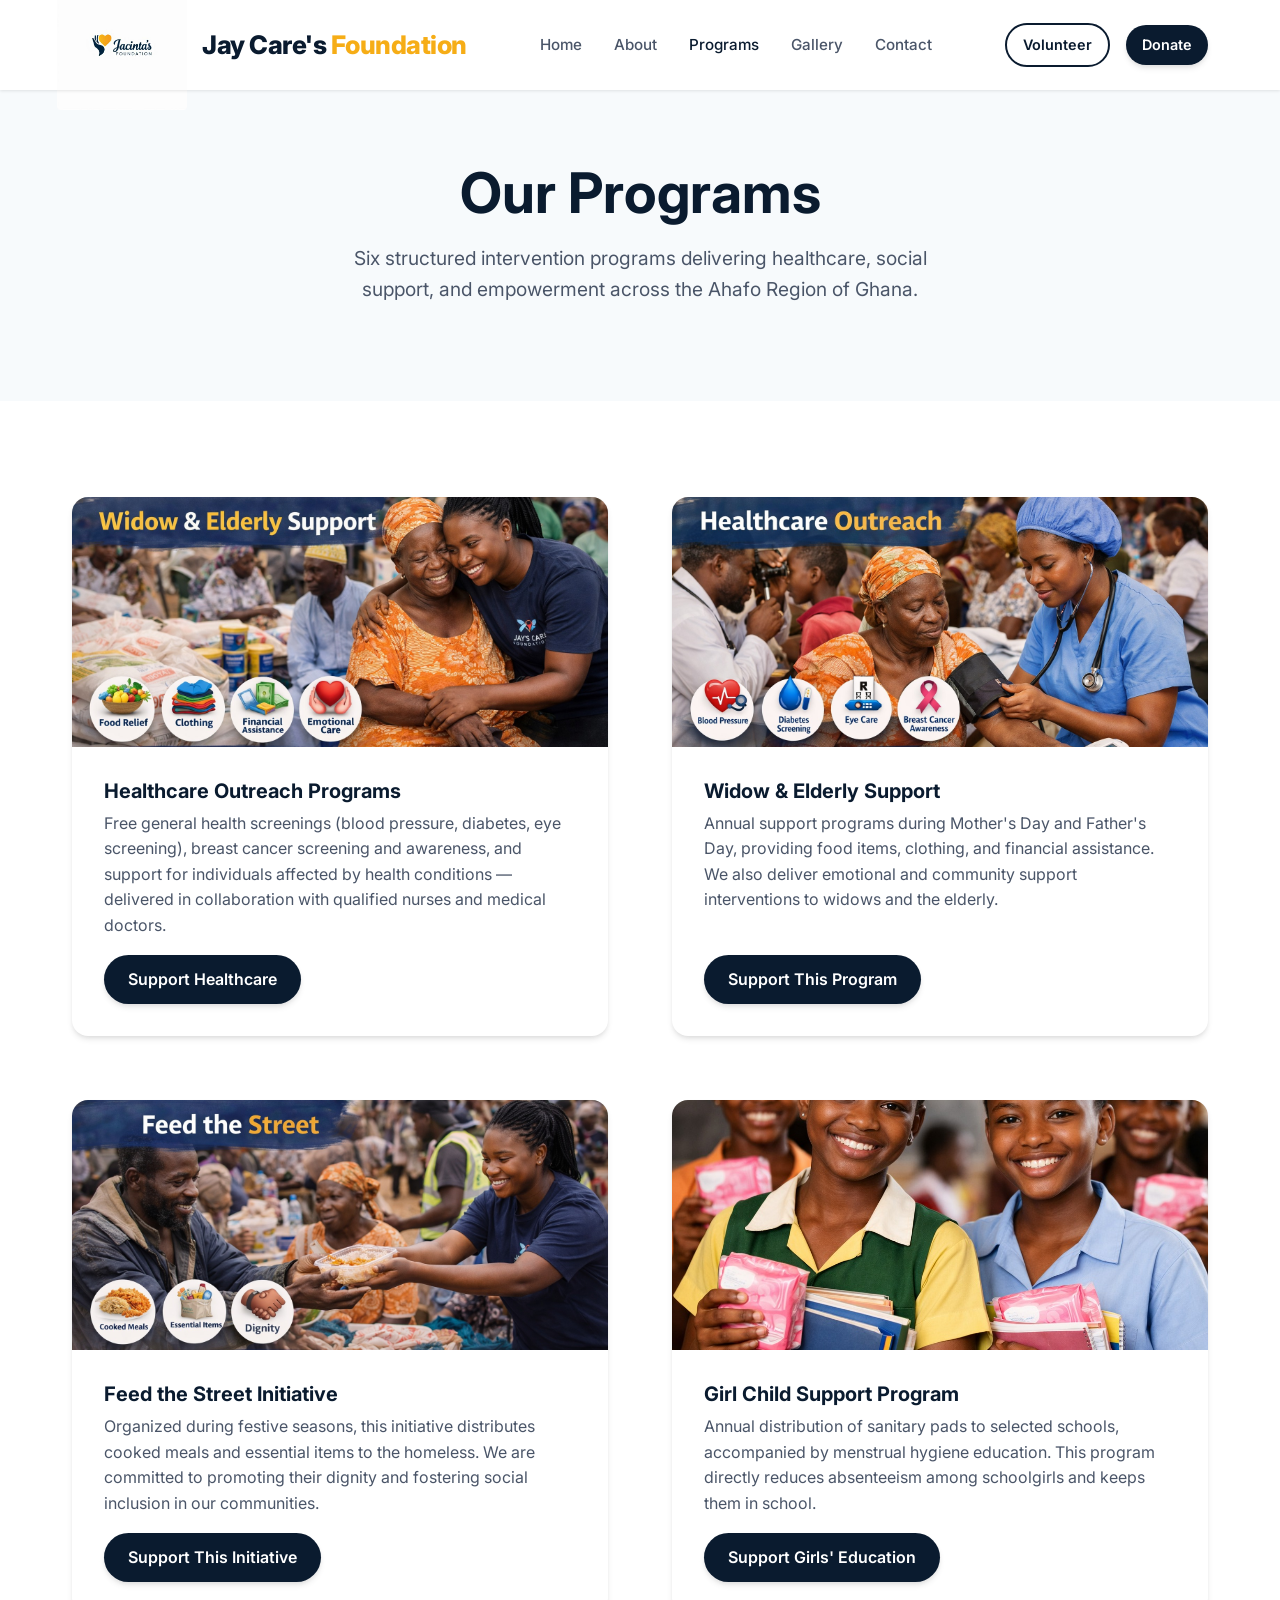
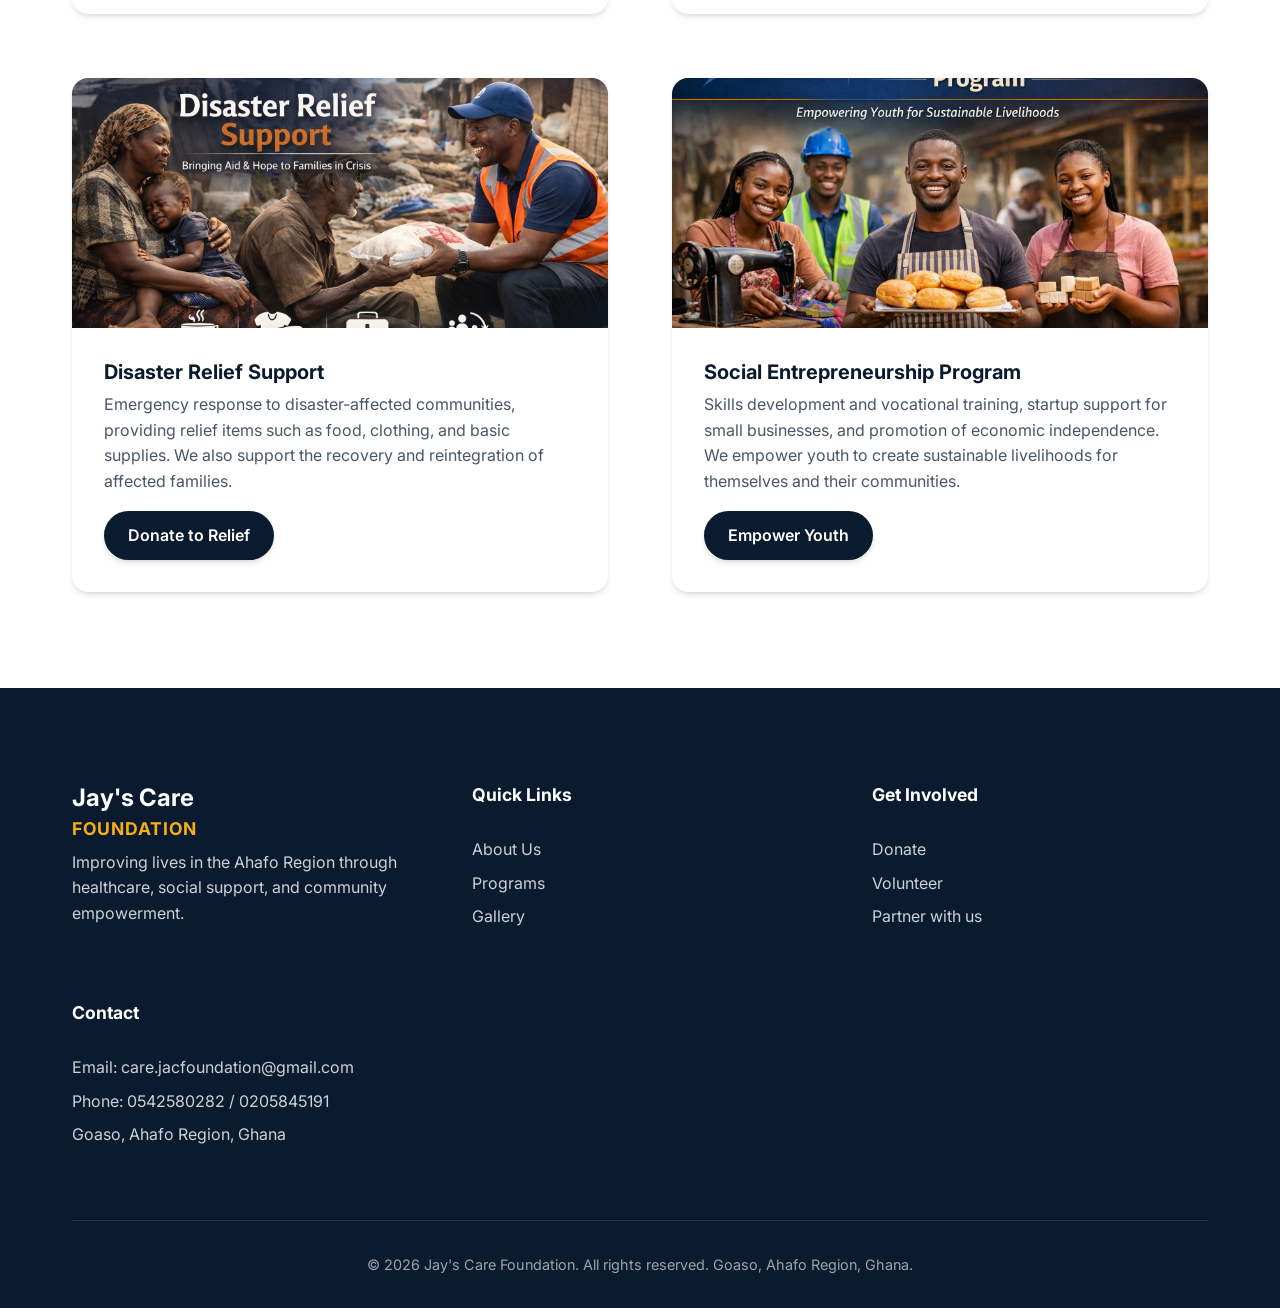
<file: programs.html>
<!DOCTYPE html>
<html lang="en">

<head>
  <meta charset="UTF-8">
  <meta name="viewport" content="width=device-width, initial-scale=1.0">
  <title>Our Programs | Jay's Care Foundation</title>
  <meta name="description"
    content="Discover Jay's Care Foundation's six core programs: healthcare outreach, widow support, feeding the homeless, girl child support, disaster relief, and social entrepreneurship in the Ahafo Region of Ghana.">
  <link rel="stylesheet" href="css/styles.css">
  <link rel="stylesheet" href="https://cdnjs.cloudflare.com/ajax/libs/font-awesome/6.5.0/css/all.min.css">
</head>

<body>
  <nav class="navbar">
    <div class="container">
      <a href="index.html" class="nav-brand" style="display:flex; align-items:center;"><img src="images/logo.jpeg"
          alt="Jay's Care Foundation Logo"
          style="height: 130px; margin: -30px 0 -30px -15px; mix-blend-mode: multiply; border-radius: 4px; object-fit: contain;"><span
          style="margin-left: 15px; font-size: 1.6rem; font-weight: 800; color: var(--primary); letter-spacing: -0.5px;">Jay
          Care's <span style="color:var(--secondary)">Foundation</span></span></a>
      <ul class="nav-links">
        <li><a href="index.html">Home</a></li>
        <li><a href="about.html">About</a></li>
        <li><a href="programs.html" class="active">Programs</a></li>
        <li><a href="gallery.html">Gallery</a></li>
        <li><a href="contact.html">Contact</a></li>
      </ul>
      <div class="nav-actions" style="display:flex; gap:1rem; align-items:center;">
        <a href="volunteer.html" class="btn btn-outline nav-btn-hide"
          style="padding: 0.5rem 1rem; font-size: 0.9rem;">Volunteer</a>
        <a href="donation.html" class="btn btn-primary nav-btn-hide"
          style="padding: 0.5rem 1rem; font-size: 0.9rem;">Donate</a>
        <button class="hamburger" aria-label="Toggle navigation menu">
          <span></span><span></span><span></span>
        </button>
      </div>
    </div>
  </nav>

  <header class="section section-light"
    style="padding-top: 160px; text-align: center; background-color: var(--bg-secondary);">
    <div class="container fade-in">
      <h1 style="font-size: 3.5rem;">Our Programs</h1>
      <p style="font-size: 1.2rem; color: var(--text-secondary); max-width: 600px; margin: 0 auto;">Six structured
        intervention programs delivering healthcare, social support, and empowerment across the Ahafo Region of Ghana.
      </p>
    </div>
  </header>

  <section class="section">
    <div class="container">
      <div style="display: grid; grid-template-columns: repeat(auto-fit, minmax(350px, 1fr)); gap: var(--spacing-xl);">

        <div class="card fade-in">
          <div class="card-img" style="background-color: var(--accent); height: 250px; overflow: hidden;">
            <img src="./images/healthcare.jpeg" alt="Healthcare Outreach"
              style="width: 100%; height: 100%; object-fit: cover; display: block;">
          </div>
          <div class="card-content">
            <h3 class="card-title">Healthcare Outreach Programs</h3>
            <p class="card-text">Free general health screenings (blood pressure, diabetes, eye screening), breast cancer
              screening and awareness, and support for individuals affected by health conditions — delivered in
              collaboration with qualified nurses and medical doctors.</p>
            <a href="donation.html" class="btn btn-primary" style="align-self: flex-start; margin-top: auto;">Support
              Healthcare</a>
          </div>
        </div>

        <div class="card fade-in">
          <div class="card-img" style="background-color: var(--accent); height: 250px; overflow: hidden;">
            <img src="./images/widow.jpeg" alt="Widow & Elderly Support"
              style="width: 100%; height: 100%; object-fit: cover; display: block;">
          </div>
          <div class="card-content">
            <h3 class="card-title">Widow &amp; Elderly Support</h3>
            <p class="card-text">Annual support programs during Mother's Day and Father's Day, providing food items,
              clothing, and financial assistance. We also deliver emotional and community support interventions to
              widows and the elderly.</p>
            <a href="donation.html" class="btn btn-primary" style="align-self: flex-start; margin-top: auto;">Support
              This Program</a>
          </div>
        </div>

        <div class="card fade-in">
          <div class="card-img" style="background-color: var(--accent); height: 250px; overflow: hidden;">
            <img src="./images/feed_the_street.jpeg" alt="Feed the Street"
              style="width: 100%; height: 100%; object-fit: cover; display: block;">
          </div>
          <div class="card-content">
            <h3 class="card-title">Feed the Street Initiative</h3>
            <p class="card-text">Organized during festive seasons, this initiative distributes cooked meals and
              essential items to the homeless. We are committed to promoting their dignity and fostering social
              inclusion in our communities.</p>
            <a href="donation.html" class="btn btn-primary" style="align-self: flex-start; margin-top: auto;">Support
              This Initiative</a>
          </div>
        </div>

        <div class="card fade-in">
          <div class="card-img" style="background-color: var(--accent); height: 250px; overflow: hidden;">
            <img src="./images/girl_child_support.jpeg" alt="Girl Child Support"
              style="width: 100%; height: 100%; object-fit: cover; display: block;">
          </div>
          <div class="card-content">
            <h3 class="card-title">Girl Child Support Program</h3>
            <p class="card-text">Annual distribution of sanitary pads to selected schools, accompanied by menstrual
              hygiene education. This program directly reduces absenteeism among schoolgirls and keeps them in school.
            </p>
            <a href="donation.html" class="btn btn-primary" style="align-self: flex-start; margin-top: auto;">Support
              Girls' Education</a>
          </div>
        </div>

        <div class="card fade-in">
          <div class="card-img" style="background-color: var(--accent); height: 250px; overflow: hidden;">
            <img src="./images/disaster_relief.jpeg" alt="Disaster Relief"
              style="width: 100%; height: 100%; object-fit: cover; display: block;">
          </div>
          <div class="card-content">
            <h3 class="card-title">Disaster Relief Support</h3>
            <p class="card-text">Emergency response to disaster-affected communities, providing relief items such as
              food, clothing, and basic supplies. We also support the recovery and reintegration of affected families.
            </p>
            <a href="donation.html" class="btn btn-primary" style="align-self: flex-start; margin-top: auto;">Donate to
              Relief</a>
          </div>
        </div>

        <div class="card fade-in">
          <div class="card-img" style="background-color: var(--accent); height: 250px; overflow: hidden;">
            <img src="./images/social entrepreneurship.jpeg" alt="Social Entrepreneurship"
              style="width: 100%; height: 100%; object-fit: cover; display: block;">
          </div>
          <div class="card-content">
            <h3 class="card-title">Social Entrepreneurship Program</h3>
            <p class="card-text">Skills development and vocational training, startup support for small businesses, and
              promotion of economic independence. We empower youth to create sustainable livelihoods for themselves and
              their communities.</p>
            <a href="donation.html" class="btn btn-primary" style="align-self: flex-start; margin-top: auto;">Empower
              Youth</a>
          </div>
        </div>

      </div>
    </div>
  </section>

  <footer class="footer">
    <div class="container">
      <div class="footer-grid">
        <div class="footer-col">
          <h4 style="font-size: 1.5rem; margin-bottom: var(--spacing-sm); line-height: 1.2;">Jay's Care<br><span
              style="color:var(--secondary); font-size: 1.1rem; letter-spacing: 1px;">FOUNDATION</span></h4>
          <p>Improving lives in the Ahafo Region through healthcare, social support, and community empowerment.</p>
        </div>
        <div class="footer-col">
          <h4 style="font-size: 1.1rem;">Quick Links</h4>
          <a href="about.html">About Us</a>
          <a href="programs.html">Programs</a>
          <a href="gallery.html">Gallery</a>
        </div>
        <div class="footer-col">
          <h4 style="font-size: 1.1rem;">Get Involved</h4>
          <a href="donation.html">Donate</a>
          <a href="volunteer.html">Volunteer</a>
          <a href="contact.html">Partner with us</a>
        </div>
        <div class="footer-col">
          <h4 style="font-size: 1.1rem;">Contact</h4>
          <p>Email: care.jacfoundation@gmail.com</p>
          <p>Phone: 0542580282 / 0205845191</p>
          <p>Goaso, Ahafo Region, Ghana</p>
        </div>
      </div>
      <div class="footer-bottom">
        &copy; 2026 Jay's Care Foundation. All rights reserved. Goaso, Ahafo Region, Ghana.
      </div>
    </div>
  </footer>

  <script src="js/script.js"></script>
</body>

</html>
</file>
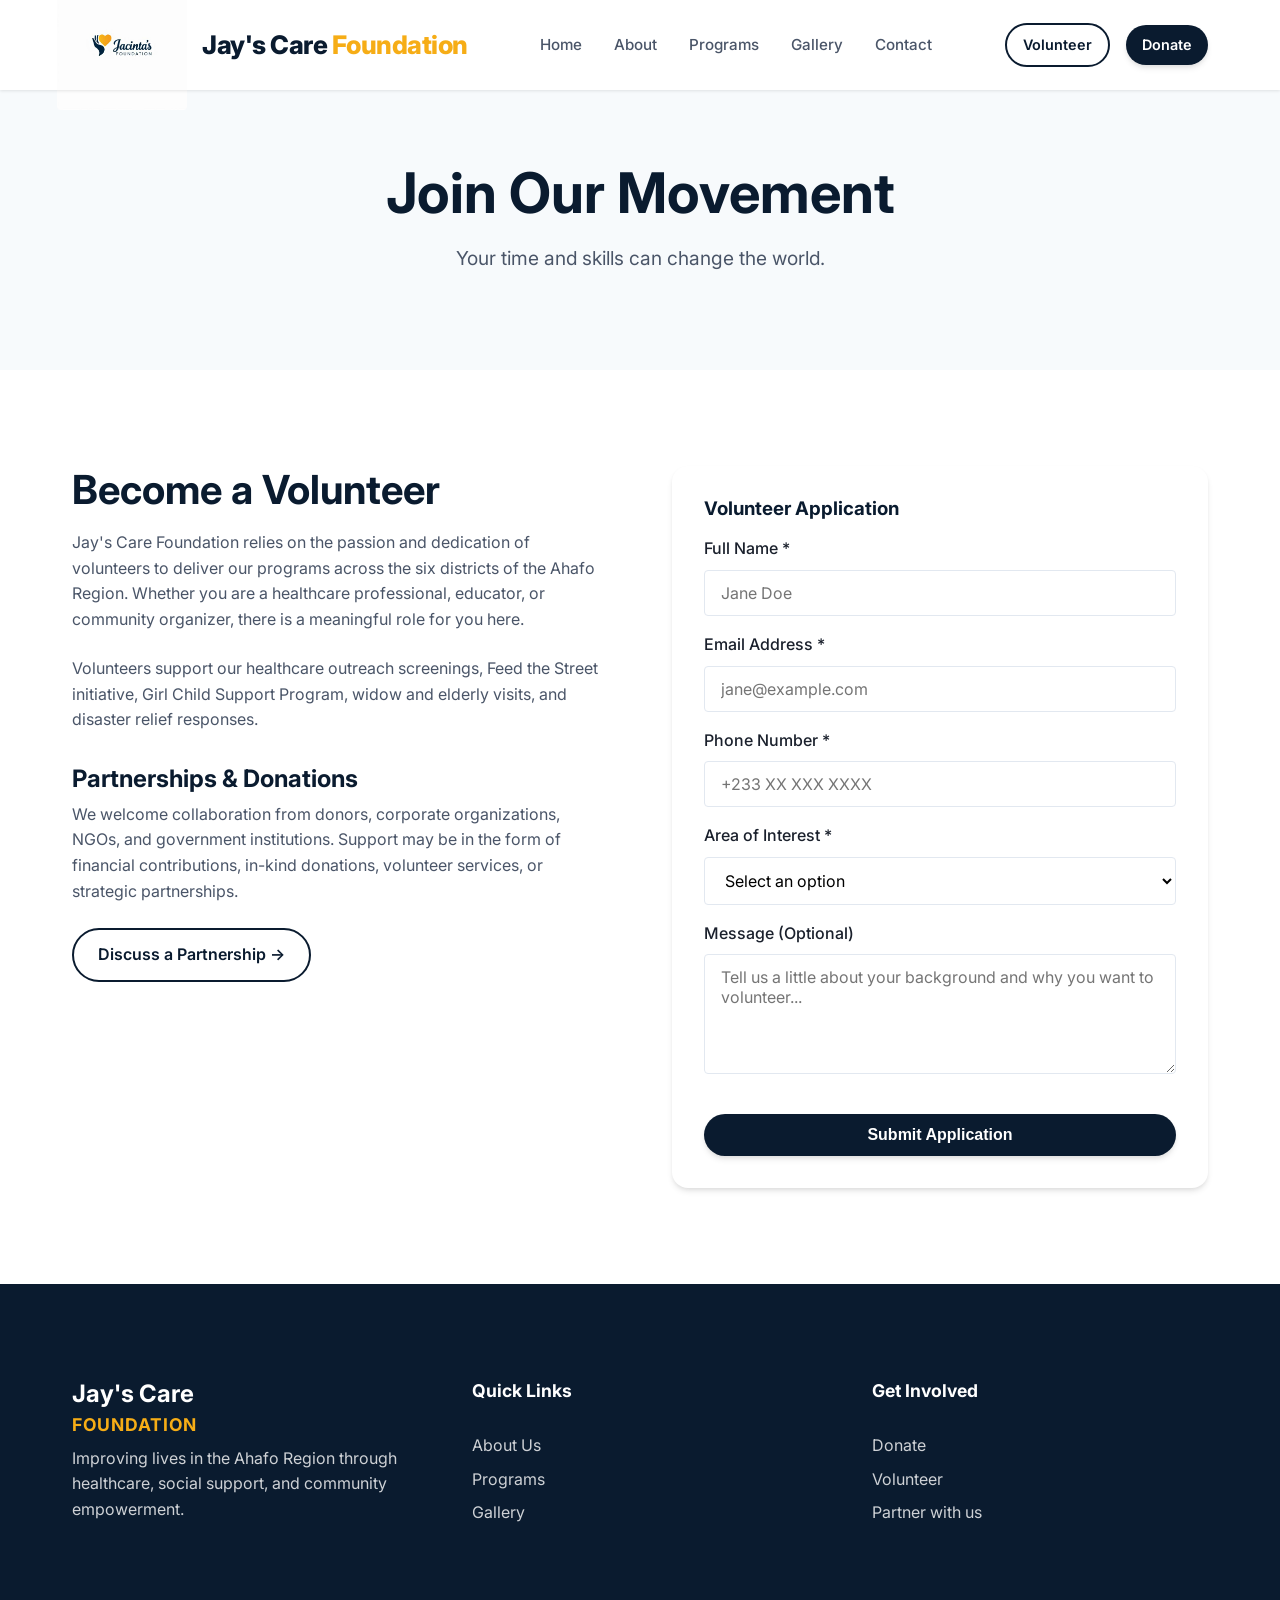
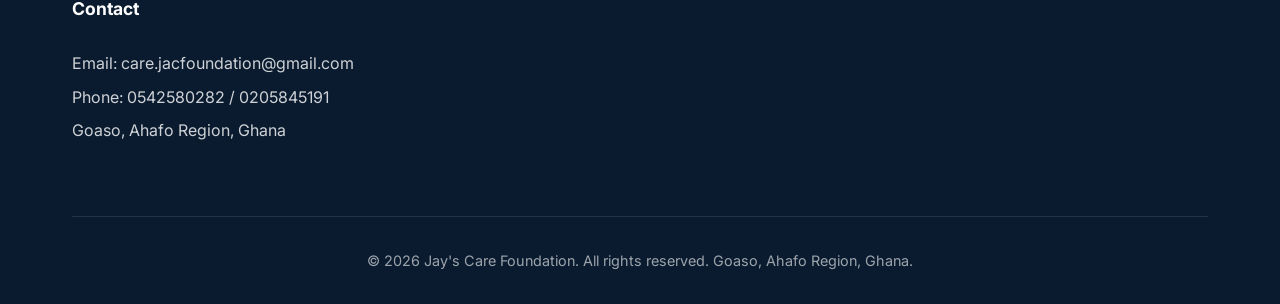
<file: volunteer.html>
<!DOCTYPE html>
<html lang="en">

<head>
  <meta charset="UTF-8">
  <meta name="viewport" content="width=device-width, initial-scale=1.0">
  <title>Volunteer & Partner | Jay's Care Foundation</title>
  <meta name="description"
    content="Join Jay's Care Foundation as a volunteer or partner in the Ahafo Region, Ghana. Help us deliver healthcare, food relief, and social support to vulnerable communities.">
  <link rel="stylesheet" href="css/styles.css">
  <link rel="stylesheet" href="https://cdnjs.cloudflare.com/ajax/libs/font-awesome/6.5.0/css/all.min.css">
</head>

<body>
  <nav class="navbar">
    <div class="container">
      <a href="index.html" class="nav-brand" style="display:flex; align-items:center;"><img src="images/logo.jpeg"
          alt="Jay's Care Foundation Logo"
          style="height: 130px; margin: -30px 0 -30px -15px; mix-blend-mode: multiply; border-radius: 4px; object-fit: contain;"><span
          style="margin-left: 15px; font-size: 1.6rem; font-weight: 800; color: var(--primary); letter-spacing: -0.5px;">Jay's
          Care <span style="color:var(--secondary)">Foundation</span></span></a>
      <ul class="nav-links">
        <li><a href="index.html">Home</a></li>
        <li><a href="about.html">About</a></li>
        <li><a href="programs.html">Programs</a></li>
        <li><a href="gallery.html">Gallery</a></li>
        <li><a href="contact.html">Contact</a></li>
      </ul>
      <div class="nav-actions" style="display:flex; gap:1rem; align-items:center;">
        <a href="volunteer.html" class="btn btn-outline nav-btn-hide active"
          style="padding: 0.5rem 1rem; font-size: 0.9rem;">Volunteer</a>
        <a href="donation.html" class="btn btn-primary nav-btn-hide"
          style="padding: 0.5rem 1rem; font-size: 0.9rem;">Donate</a>
        <button class="hamburger" aria-label="Toggle navigation menu">
          <span></span><span></span><span></span>
        </button>
      </div>
    </div>
  </nav>

  <header class="section section-light"
    style="padding-top: 160px; text-align: center; background-color: var(--bg-secondary);">
    <div class="container fade-in">
      <h1 style="font-size: 3.5rem;">Join Our Movement</h1>
      <p style="font-size: 1.2rem; color: var(--text-secondary); max-width: 600px; margin: 0 auto;">Your time and skills
        can change the world.</p>
    </div>
  </header>

  <section class="section">
    <div class="container"
      style="display: grid; grid-template-columns: repeat(auto-fit, minmax(350px, 1fr)); gap: var(--spacing-xl);">
      <div class="fade-in">
        <h2 style="font-size: 2.5rem; margin-bottom: var(--spacing-md);">Become a Volunteer</h2>
        <p style="color: var(--text-secondary); margin-bottom: 1.5rem;">Jay's Care Foundation relies on the passion and
          dedication of volunteers to deliver our programs across the six districts of the Ahafo Region. Whether you are
          a healthcare professional, educator, or community organizer, there is a meaningful role for you here.</p>
        <p style="color: var(--text-secondary); margin-bottom: 1.5rem;">Volunteers support our healthcare outreach
          screenings, Feed the Street initiative, Girl Child Support Program, widow and elderly visits, and disaster
          relief responses.</p>

        <h3 style="font-size: 1.5rem; margin-top: 2rem; margin-bottom: var(--spacing-sm);">Partnerships &amp; Donations
        </h3>
        <p style="color: var(--text-secondary); margin-bottom: 1rem;">We welcome collaboration from donors, corporate
          organizations, NGOs, and government institutions. Support may be in the form of financial contributions,
          in-kind donations, volunteer services, or strategic partnerships.</p>
        <a href="contact.html" class="btn btn-outline" style="margin-top: 0.5rem;">Discuss a Partnership &rarr;</a>
      </div>

      <div class="card fade-in" style="padding: var(--spacing-lg);">
        <h3 style="margin-bottom: var(--spacing-md); color: var(--primary);">Volunteer Application</h3>
        <form id="volunteer-form" class="needs-validation" novalidate onsubmit="submitVolunteerForm(event)">
          <div class="form-group">
            <label class="form-label" for="v-name">Full Name *</label>
            <input type="text" id="v-name" class="form-control" placeholder="Jane Doe" required>
            <div class="invalid-feedback">Please enter your full name.</div>
          </div>
          <div class="form-group">
            <label class="form-label" for="v-email">Email Address *</label>
            <input type="email" id="v-email" class="form-control" placeholder="jane@example.com" required>
            <div class="invalid-feedback">Please enter a valid email address.</div>
          </div>
          <div class="form-group">
            <label class="form-label" for="v-phone">Phone Number *</label>
            <input type="tel" id="v-phone" class="form-control" placeholder="+233 XX XXX XXXX" required>
            <div class="invalid-feedback">Please enter your phone number.</div>
          </div>
          <div class="form-group">
            <label class="form-label" for="v-interest">Area of Interest *</label>
            <select id="v-interest" class="form-control" required>
              <option value="">Select an option</option>
              <option value="field">Field Work (International)</option>
              <option value="local">Local Chapter Fundraising</option>
              <option value="digital">Digital / Remote Skills</option>
              <option value="medical">Medical / Specialized Services</option>
            </select>
            <div class="invalid-feedback">Please select an area of interest.</div>
          </div>
          <div class="form-group">
            <label class="form-label" for="v-message">Message (Optional)</label>
            <textarea id="v-message" class="form-control"
              placeholder="Tell us a little about your background and why you want to volunteer..."></textarea>
          </div>
          <button type="submit" class="btn btn-primary" style="width: 100%; margin-top: 1rem;">Submit
            Application</button>
        </form>
      </div>
    </div>
  </section>

  <footer class="footer">
    <div class="container">
      <div class="footer-grid">
        <div class="footer-col">
          <h4 style="font-size: 1.5rem; margin-bottom: var(--spacing-sm); line-height: 1.2;">Jay's Care<br><span
              style="color:var(--secondary); font-size: 1.1rem; letter-spacing: 1px;">FOUNDATION</span></h4>
          <p>Improving lives in the Ahafo Region through healthcare, social support, and community empowerment.</p>
        </div>
        <div class="footer-col">
          <h4 style="font-size: 1.1rem;">Quick Links</h4>
          <a href="about.html">About Us</a>
          <a href="programs.html">Programs</a>
          <a href="gallery.html">Gallery</a>
        </div>
        <div class="footer-col">
          <h4 style="font-size: 1.1rem;">Get Involved</h4>
          <a href="donation.html">Donate</a>
          <a href="volunteer.html">Volunteer</a>
          <a href="contact.html">Partner with us</a>
        </div>
        <div class="footer-col">
          <h4 style="font-size: 1.1rem;">Contact</h4>
          <p>Email: care.jacfoundation@gmail.com</p>
          <p>Phone: 0542580282 / 0205845191</p>
          <p>Goaso, Ahafo Region, Ghana</p>
        </div>
      </div>
      <div class="footer-bottom">
        &copy; 2026 Jay's Care Foundation. All rights reserved. Goaso, Ahafo Region, Ghana.
      </div>
    </div>
  </footer>

  <script src="js/script.js"></script>
  <script>
    function submitVolunteerForm(e) {
      const form = document.getElementById('volunteer-form');
      if (!form.checkValidity()) {
        e.preventDefault();
        form.classList.add('was-validated');
        return;
      }
      e.preventDefault();
      const name    = document.getElementById('v-name').value.trim();
      const email   = document.getElementById('v-email').value.trim();
      const phone   = document.getElementById('v-phone').value.trim();
      const interest = document.getElementById('v-interest').options[document.getElementById('v-interest').selectedIndex].text;
      const message = document.getElementById('v-message').value.trim();

      const subject = encodeURIComponent('Volunteer Application – ' + name);
      const body = encodeURIComponent(
        'Full Name: ' + name + '\n' +
        'Email: ' + email + '\n' +
        'Phone: ' + phone + '\n' +
        'Area of Interest: ' + interest + '\n\n' +
        'Message:\n' + (message || 'N/A')
      );

      window.location.href = 'mailto:care.jacfoundation@gmail.com?subject=' + subject + '&body=' + body;

      // Show success feedback
      form.reset();
      form.classList.remove('was-validated');
      const btn = form.querySelector('button[type="submit"]');
      const original = btn.textContent;
      btn.textContent = '✓ Application Sent!';
      btn.disabled = true;
      setTimeout(() => { btn.textContent = original; btn.disabled = false; }, 4000);
    }
  </script>
</body>

</html>
</file>
<file: css/styles.css>
@import url('https://fonts.googleapis.com/css2?family=Inter:wght@400;500;600;700;800&display=swap');

/* DESIGN SYSTEM */
:root {
  /* Colors */
  --primary: #0A1B2F; /* Deep Navy Blue */
  --secondary: #F6AD16; /* Warm Gold */
  --accent: #E2E8F0; /* Soft Gray */
  --bg-primary: #FFFFFF;
  --bg-secondary: #F7FAFC; /* Off white for contrasting backgrounds */
  --text-primary: #1A202C; /* Near black */
  --text-secondary: #4A5568; /* Gray text */
  --white: #FFFFFF;
  
  /* Typography */
  --font-family: 'Inter', system-ui, -apple-system, sans-serif;
  --font-size-base: 16px;
  
  /* Spacing */
  --spacing-sm: 0.5rem;
  --spacing-md: 1rem;
  --spacing-lg: 2rem;
  --spacing-xl: 4rem;
  --spacing-xxl: 6rem;
  
  /* Box Shadows / Borders */
  --shadow-sm: 0 1px 3px rgba(0,0,0,0.1);
  --shadow-md: 0 4px 6px -1px rgba(0,0,0,0.1), 0 2px 4px -1px rgba(0,0,0,0.06);
  --shadow-lg: 0 10px 15px -3px rgba(0,0,0,0.1), 0 4px 6px -2px rgba(0,0,0,0.05);
  --radius-sm: 4px;
  --radius-md: 8px;
  --radius-lg: 16px;
  --radius-full: 9999px;
  
  /* Transitions */
  --transition-fast: 150ms ease-in-out;
  --transition-normal: 300ms ease-in-out;
  --transition-slow: 500ms ease-in-out;
  
  /* Layout */
  --container-width: 1200px;
}

/* Base Styles */
* {
  box-sizing: border-box;
  margin: 0;
  padding: 0;
}

body {
  font-family: var(--font-family);
  font-size: var(--font-size-base);
  color: var(--text-primary);
  background-color: var(--bg-primary);
  line-height: 1.6;
  overflow-x: hidden;
}

h1, h2, h3, h4, h5, h6 {
  line-height: 1.2;
  font-weight: 700;
  color: var(--primary);
  margin-bottom: var(--spacing-md);
}

a {
  text-decoration: none;
  color: var(--primary);
  transition: color var(--transition-fast);
}

a:hover {
  color: var(--secondary);
}

img {
  max-width: 100%;
  height: auto;
  display: block;
}

/* Layout Utilities */
.container {
  width: 100%;
  max-width: var(--container-width);
  margin: 0 auto;
  padding: 0 var(--spacing-lg);
}

.section {
  padding: var(--spacing-xxl) 0;
}

.section-light {
  background-color: var(--bg-primary);
}

.section-dark {
  background-color: var(--bg-secondary);
}

.text-center { text-align: center; }

/* Buttons */
.btn {
  display: inline-flex;
  align-items: center;
  justify-content: center;
  padding: 0.75rem 1.5rem;
  border-radius: var(--radius-full);
  font-weight: 600;
  cursor: pointer;
  border: none;
  transition: all var(--transition-fast);
  font-size: 1rem;
}

.btn-primary {
  background-color: var(--primary);
  color: var(--white);
  box-shadow: var(--shadow-md);
}

.btn-primary:hover {
  background-color: var(--secondary);
  color: var(--white);
  transform: translateY(-2px);
  box-shadow: var(--shadow-lg);
}

.btn-secondary {
  background-color: var(--white);
  color: var(--primary);
  box-shadow: var(--shadow-md);
}

.btn-secondary:hover {
  background-color: var(--bg-secondary);
  color: var(--primary);
  transform: translateY(-2px);
  box-shadow: var(--shadow-lg);
}

.btn-outline {
  background-color: transparent;
  color: var(--primary);
  border: 2px solid var(--primary);
}

.btn-outline:hover {
  background-color: var(--primary);
  color: var(--white);
}

/* Navbar */
.navbar {
  position: fixed;
  top: 0;
  width: 100%;
  background-color: rgba(255, 255, 255, 0.98);
  backdrop-filter: blur(10px);
  box-shadow: var(--shadow-sm);
  z-index: 1000;
  transition: all var(--transition-fast);
}

.navbar .container {
  display: flex;
  justify-content: space-between;
  align-items: center;
  min-height: 90px;
}

.nav-brand {
  font-size: 1.5rem;
  font-weight: 800;
  color: var(--primary);
  letter-spacing: -0.5px;
}

.nav-links {
  display: flex;
  list-style: none;
  gap: var(--spacing-lg);
  align-items: center;
}

.nav-links a {
  color: var(--text-secondary);
  font-weight: 500;
  font-size: 0.95rem;
}

.nav-links a:hover, .nav-links a.active {
  color: var(--primary);
}

.hamburger {
  display: none;
  background: none;
  border: none;
  cursor: pointer;
  padding: var(--spacing-sm);
}

.hamburger span {
  display: block;
  width: 25px;
  height: 2px;
  background-color: var(--primary);
  margin-bottom: 5px;
  transition: all var(--transition-fast);
}

/* Footer */
.footer {
  background-color: var(--primary);
  color: var(--white);
  padding: var(--spacing-xxl) 0 var(--spacing-lg) 0;
}

.footer-grid {
  display: grid;
  grid-template-columns: repeat(auto-fit, minmax(250px, 1fr));
  gap: var(--spacing-xl);
  margin-bottom: var(--spacing-xl);
}

.footer-col h4 {
  color: var(--white);
  margin-bottom: var(--spacing-lg);
}

.footer-col p, .footer-col a {
  color: rgba(255,255,255,0.8);
  margin-bottom: var(--spacing-sm);
  display: block;
}

.footer-col a:hover {
  color: var(--white);
}

.footer-bottom {
  text-align: center;
  padding-top: var(--spacing-lg);
  border-top: 1px solid rgba(255,255,255,0.1);
  color: rgba(255,255,255,0.6);
  font-size: 0.9rem;
}

/* Cards */
.card {
  background: var(--white);
  border-radius: var(--radius-lg);
  box-shadow: var(--shadow-md);
  overflow: hidden;
  transition: transform var(--transition-normal), box-shadow var(--transition-normal);
  display: flex;
  flex-direction: column;
}

.card:hover {
  transform: translateY(-5px);
  box-shadow: var(--shadow-lg);
}

.card-img {
  width: 100%;
  height: 200px;
  object-fit: cover;
}

.card-content {
  padding: var(--spacing-lg);
  display: flex;
  flex-direction: column;
  flex-grow: 1;
}

.card-title {
  font-size: 1.25rem;
  margin-bottom: var(--spacing-sm);
}

.card-text {
  color: var(--text-secondary);
  margin-bottom: var(--spacing-md);
  flex-grow: 1;
}

/* Animations (Scroll) */
.fade-in {
  opacity: 0;
  transform: translateY(20px);
  transition: opacity 0.6s cubic-bezier(0.16, 1, 0.3, 1), transform 0.6s cubic-bezier(0.16, 1, 0.3, 1);
}

.fade-in.visible {
  opacity: 1;
  transform: translateY(0);
}

/* Responsive */
@media (max-width: 768px) {
  .nav-links {
    position: absolute;
    top: 80px;
    left: 0;
    width: 100%;
    background-color: var(--white);
    flex-direction: column;
    padding: var(--spacing-lg);
    box-shadow: var(--shadow-md);
    transform: translateY(-100%);
    opacity: 0;
    pointer-events: none;
    transition: all var(--transition-normal);
  }
  
  .nav-links.active {
    transform: translateY(0);
    opacity: 1;
    pointer-events: auto;
  }
  
  .hamburger {
    display: block;
  }
  
  .hamburger.active span:nth-child(1) {
    transform: translateY(7px) rotate(45deg);
  }
  .hamburger.active span:nth-child(2) {
    opacity: 0;
  }
  .hamburger.active span:nth-child(3) {
    transform: translateY(-7px) rotate(-45deg);
  }

  .section {
    padding: var(--spacing-xl) 0;
  }
  
  .nav-btn-hide {
    display: none;
  }
}

/* Lightbox & Gallery */
.lightbox {
  position: fixed;
  top: 0; left: 0; width: 100%; height: 100%;
  background-color: rgba(0,0,0,0.95);
  display: flex; align-items: center; justify-content: center;
  z-index: 2000;
  opacity: 0; pointer-events: none;
  transition: opacity var(--transition-normal);
}
.lightbox.active {
  opacity: 1; pointer-events: auto;
}
.lightbox img {
  max-width: 90%; max-height: 90vh;
  box-shadow: var(--shadow-lg);
  border-radius: var(--radius-sm);
}
.lightbox-close {
  position: absolute; top: 20px; right: 30px;
  color: var(--white); font-size: 3rem; cursor: pointer;
  text-shadow: 0 2px 4px rgba(0,0,0,0.5);
  transition: color var(--transition-fast);
}
.lightbox-close:hover {
  color: var(--secondary);
}

.gallery-grid {
  display: grid;
  grid-template-columns: repeat(auto-fill, minmax(300px, 1fr));
  gap: var(--spacing-sm);
}
.gallery-item {
  cursor: pointer;
  transition: transform var(--transition-fast);
  overflow: hidden;
  border-radius: var(--radius-sm);
  position: relative;
}
.gallery-item:hover {
  transform: scale(1.02);
  z-index: 10;
  box-shadow: var(--shadow-lg);
}
.gallery-item-img {
  width: 100%;
  height: 250px;
  object-fit: cover;
  display: block;
  background-color: var(--accent);
}

/* Forms */
.form-group {
  margin-bottom: var(--spacing-md);
}
.form-label {
  display: block;
  font-weight: 500;
  margin-bottom: var(--spacing-sm);
  color: var(--text-primary);
}
.form-control {
  width: 100%;
  padding: 0.75rem 1rem;
  border: 1px solid var(--accent);
  border-radius: var(--radius-sm);
  font-family: inherit;
  font-size: 1rem;
  transition: all var(--transition-fast);
  background-color: var(--white);
}
.form-control:focus {
  outline: none;
  border-color: var(--secondary);
  box-shadow: 0 0 0 3px rgba(43, 108, 176, 0.2);
}
textarea.form-control {
  resize: vertical;
  min-height: 120px;
}
.invalid-feedback {
  display: none;
  color: #E53E3E; /* Red */
  font-size: 0.875rem;
  margin-top: 0.25rem;
}
.was-validated .form-control:invalid {
  border-color: #E53E3E;
}
.was-validated .form-control:invalid ~ .invalid-feedback {
  display: block;
}
</file>
